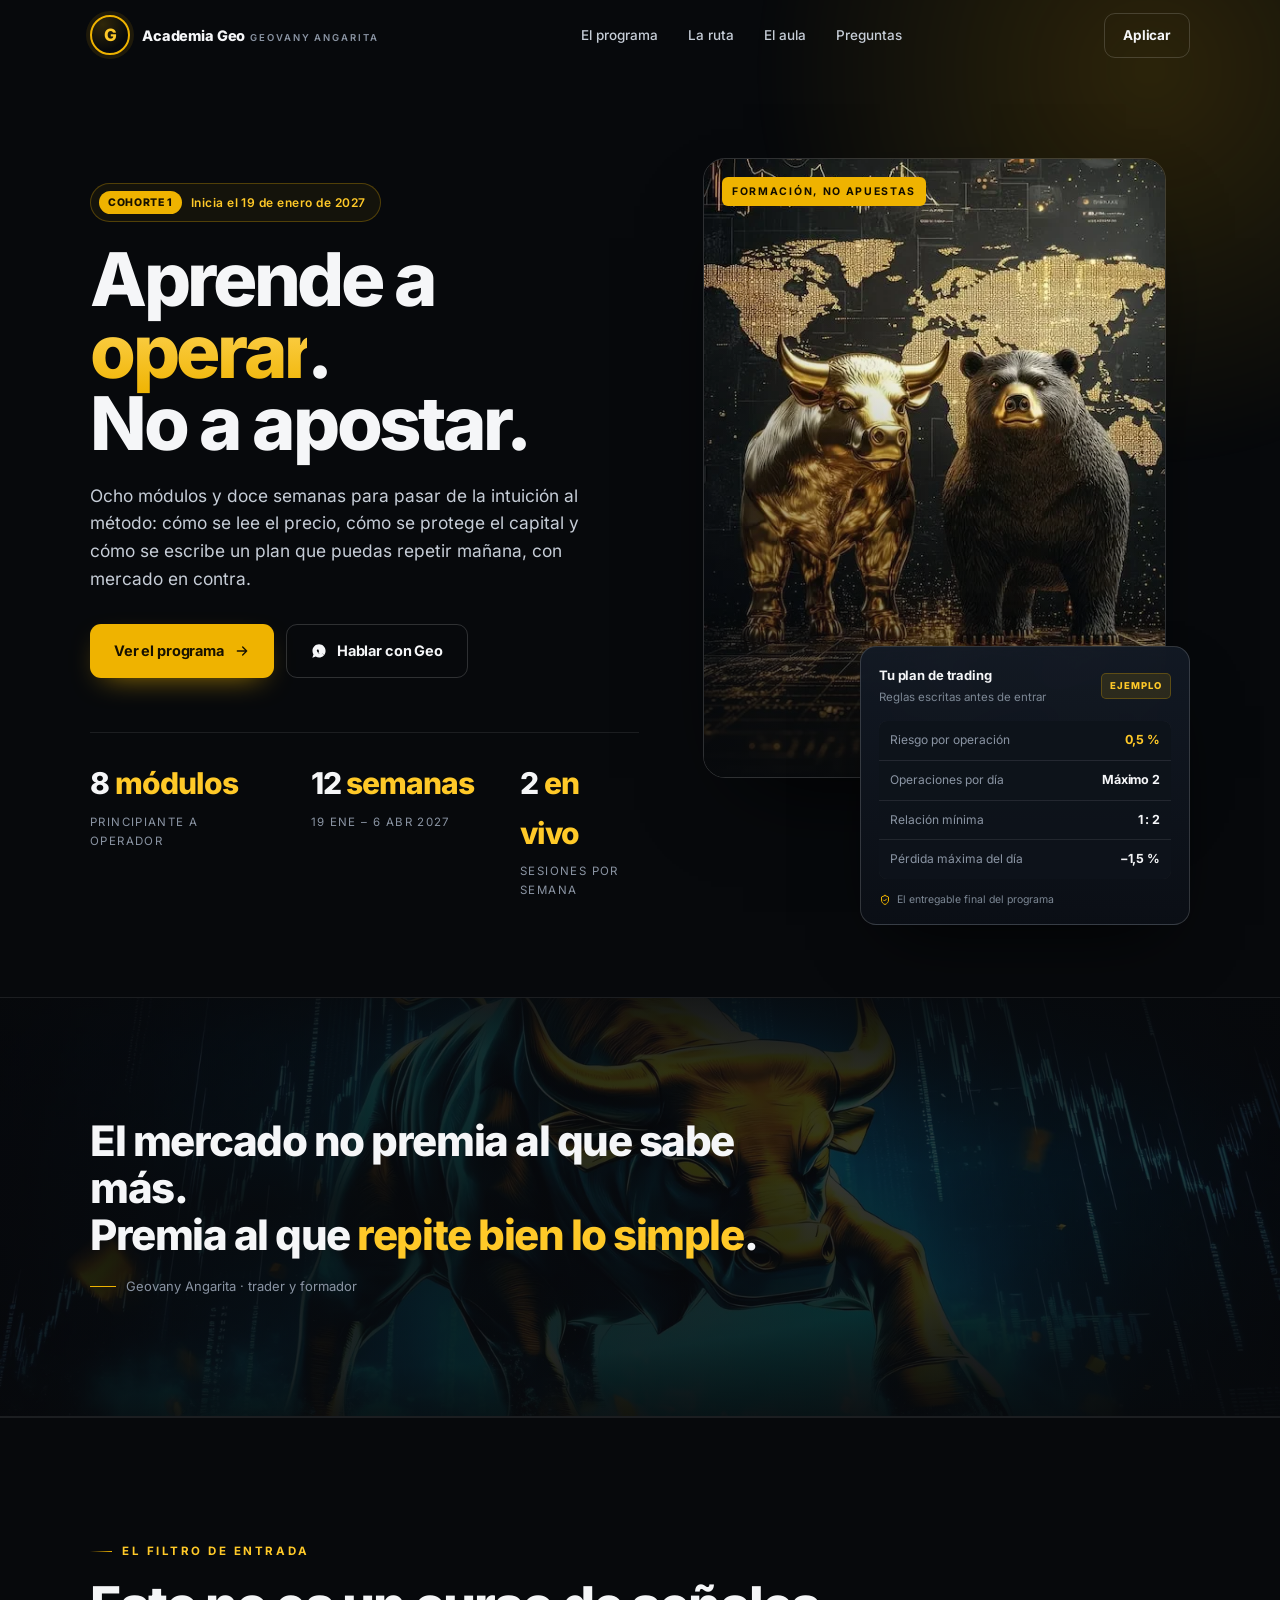
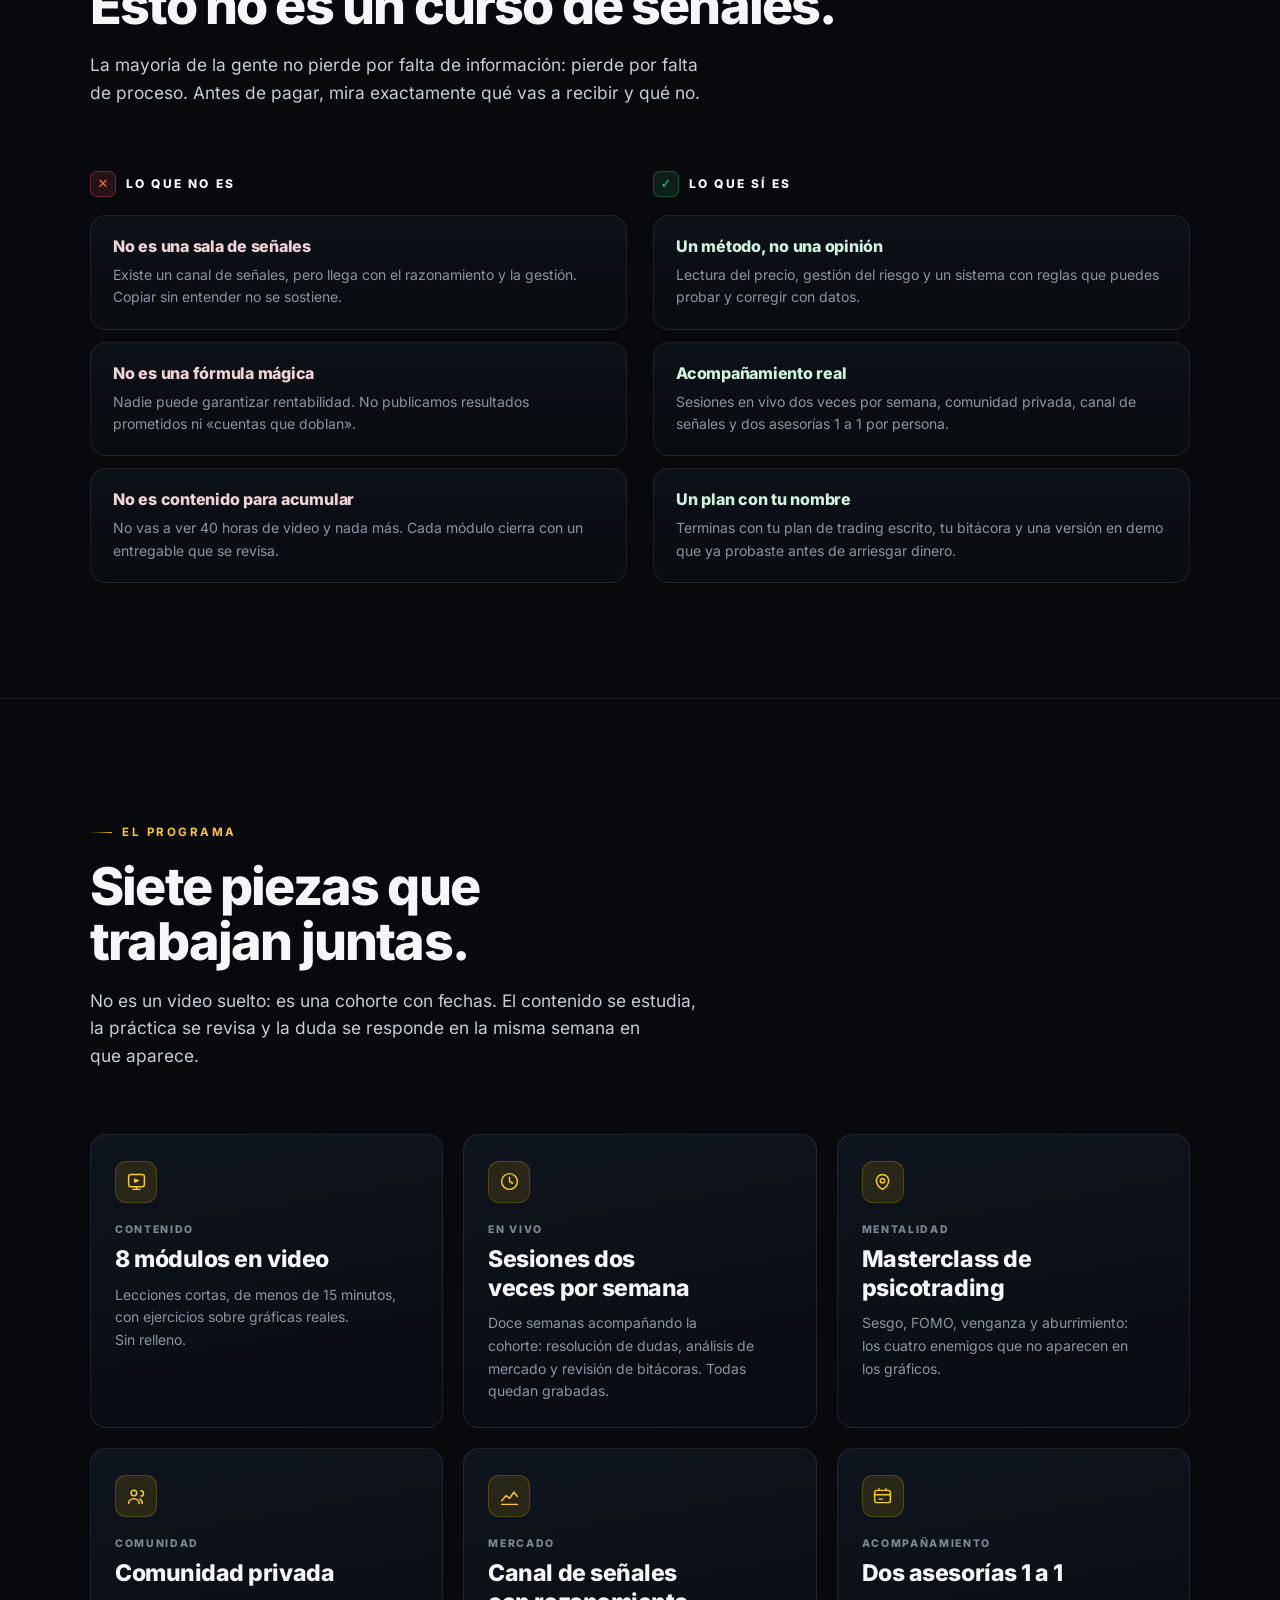
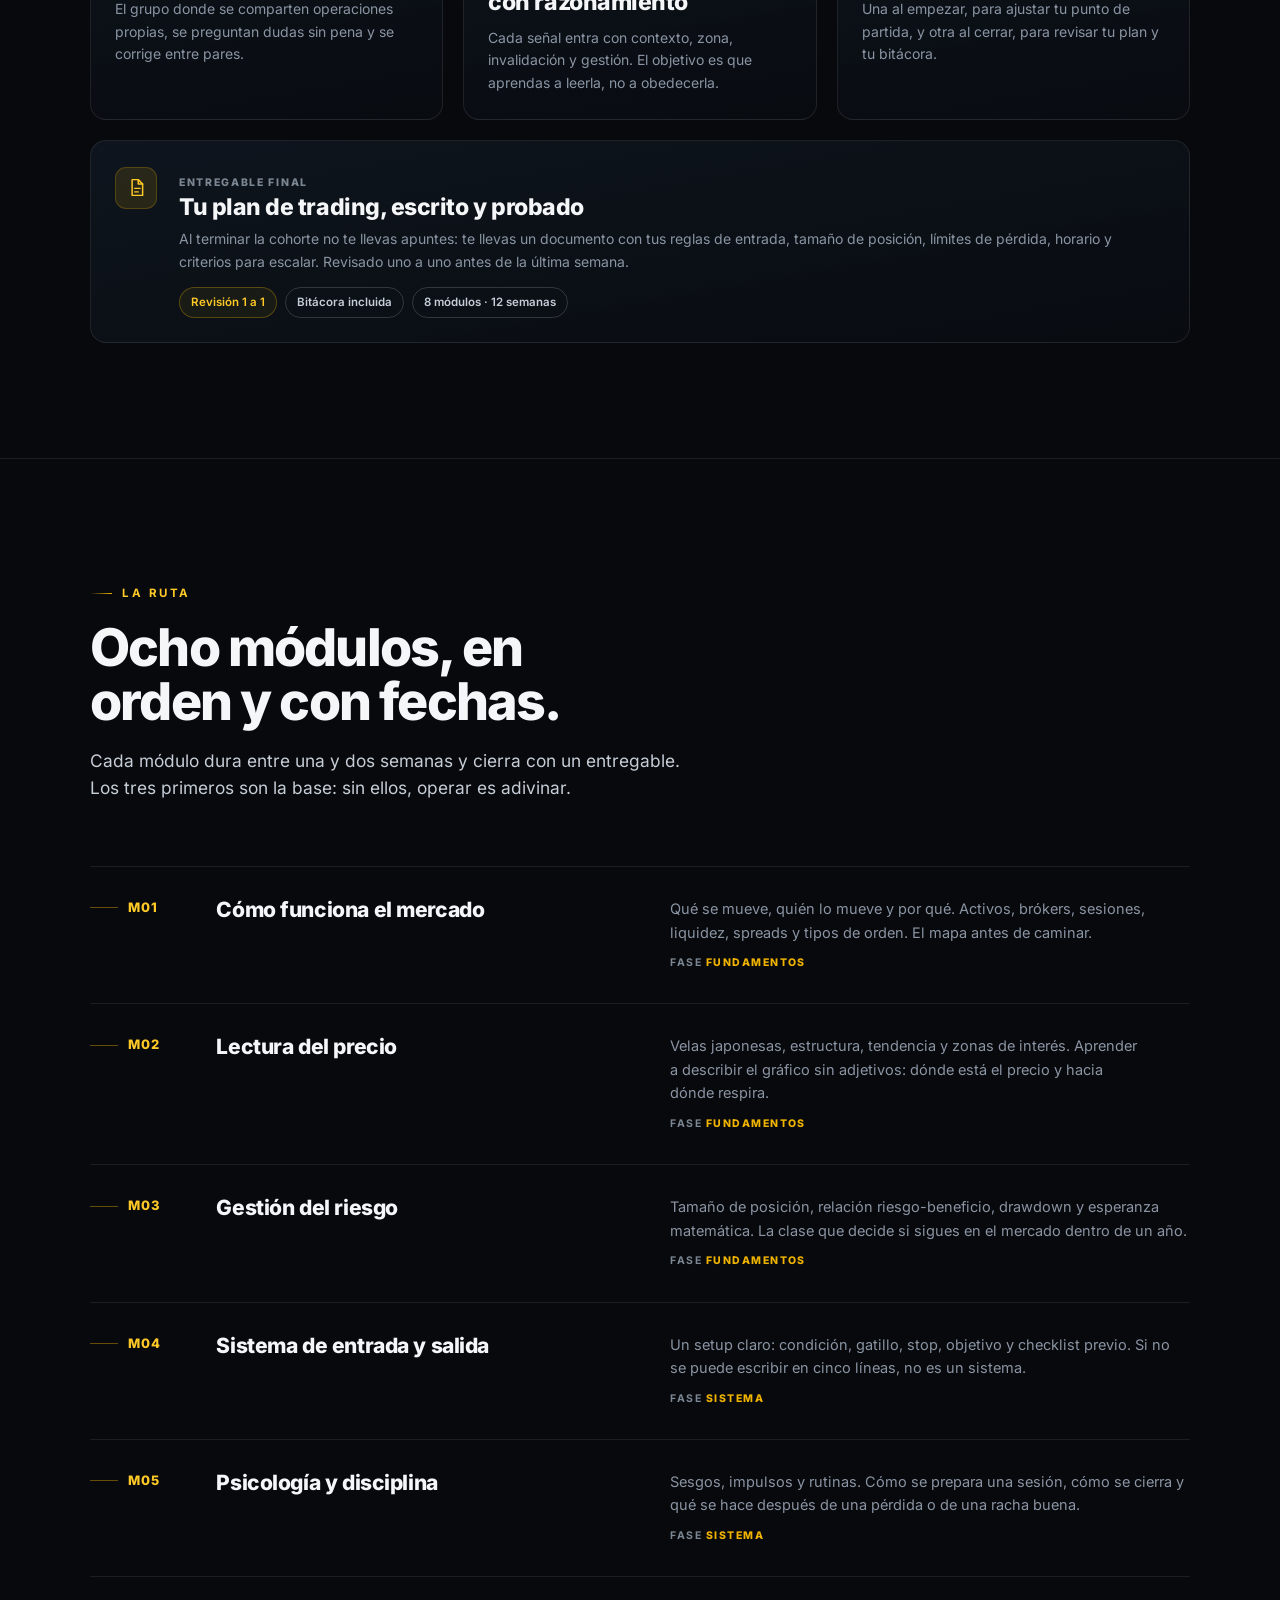
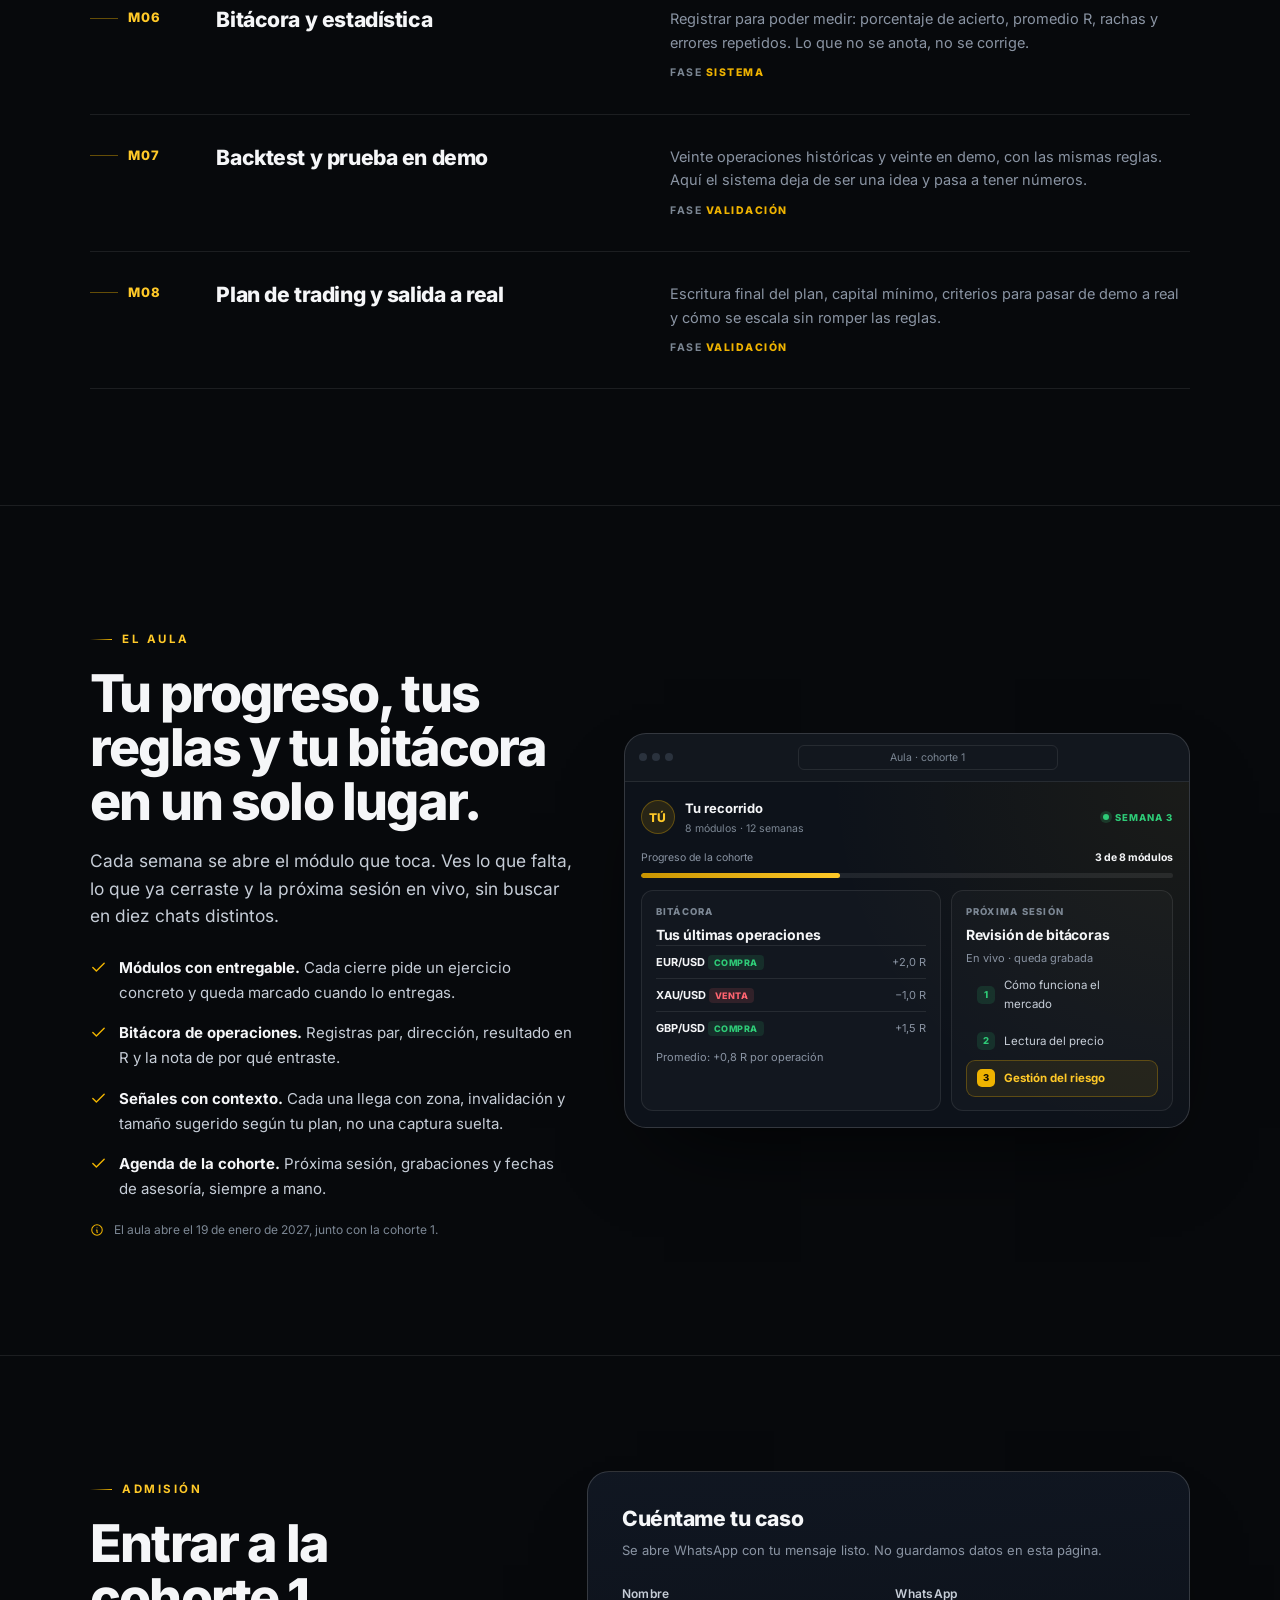
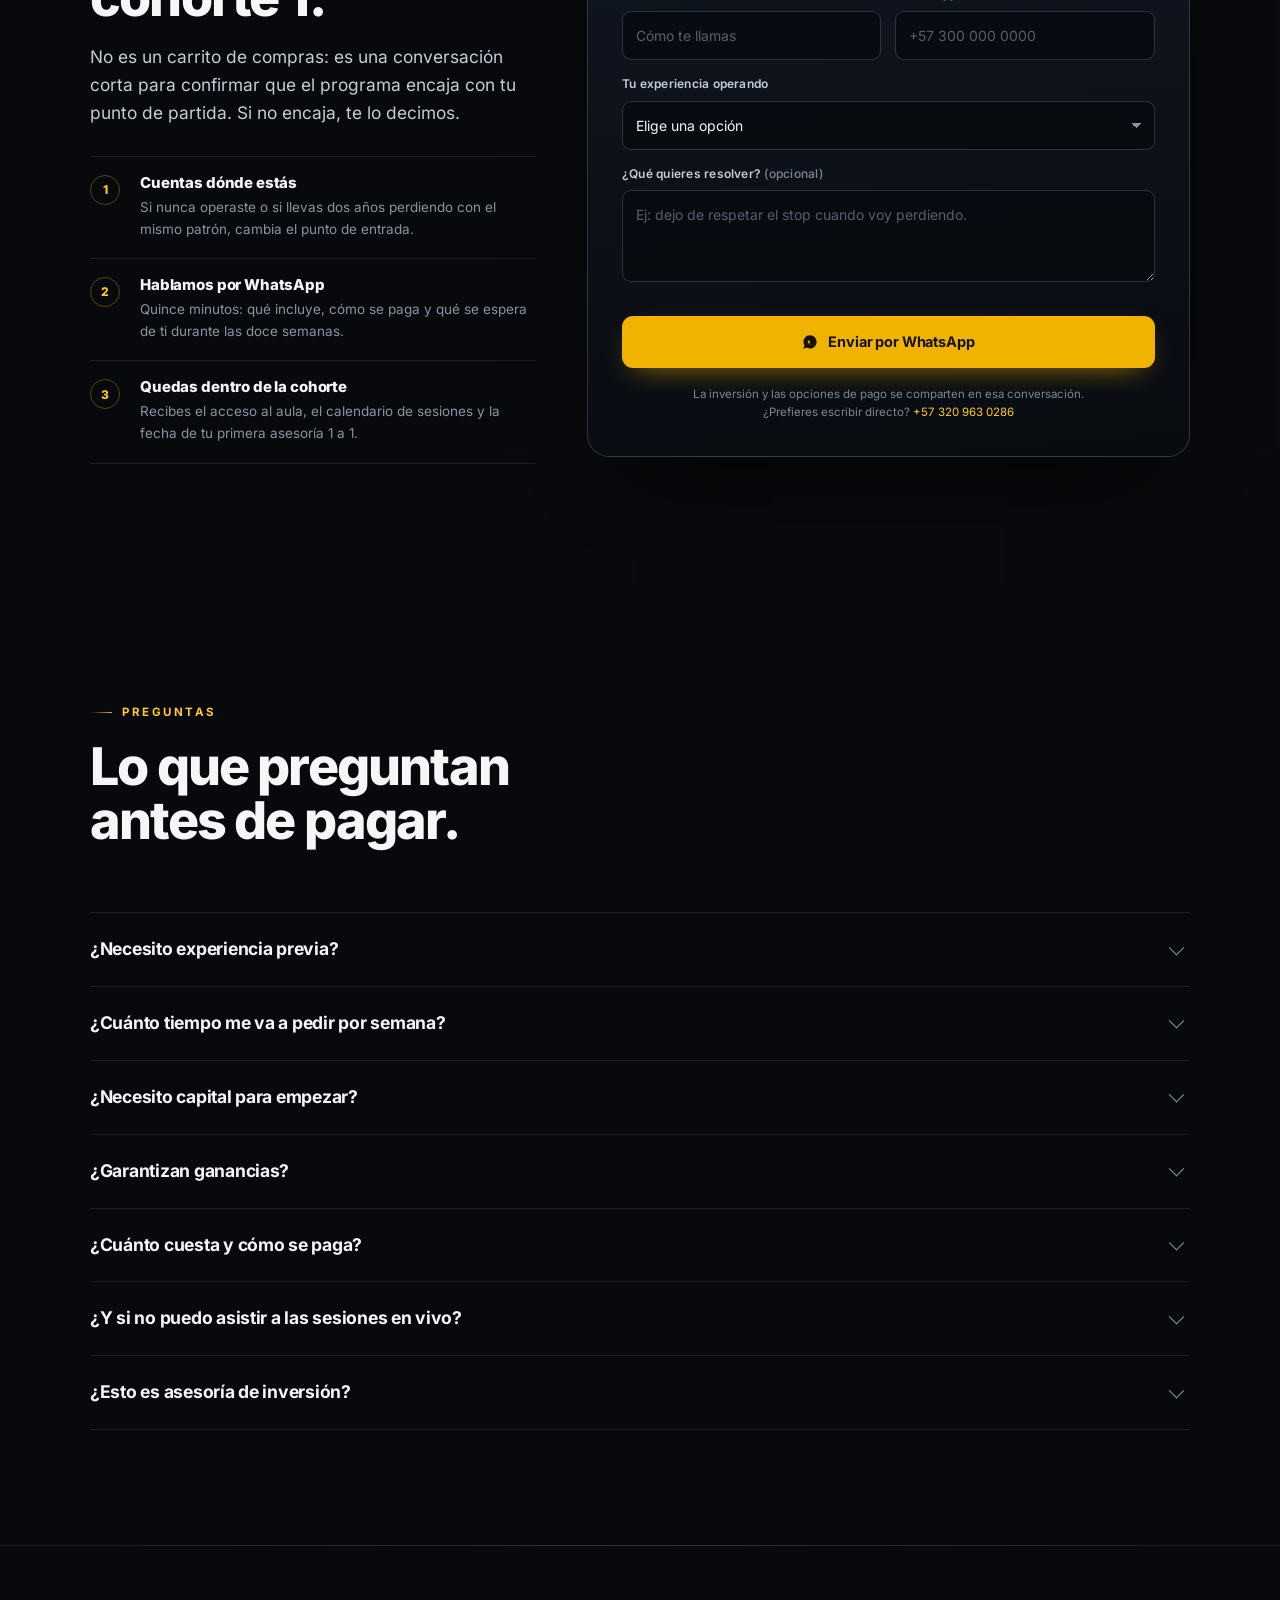
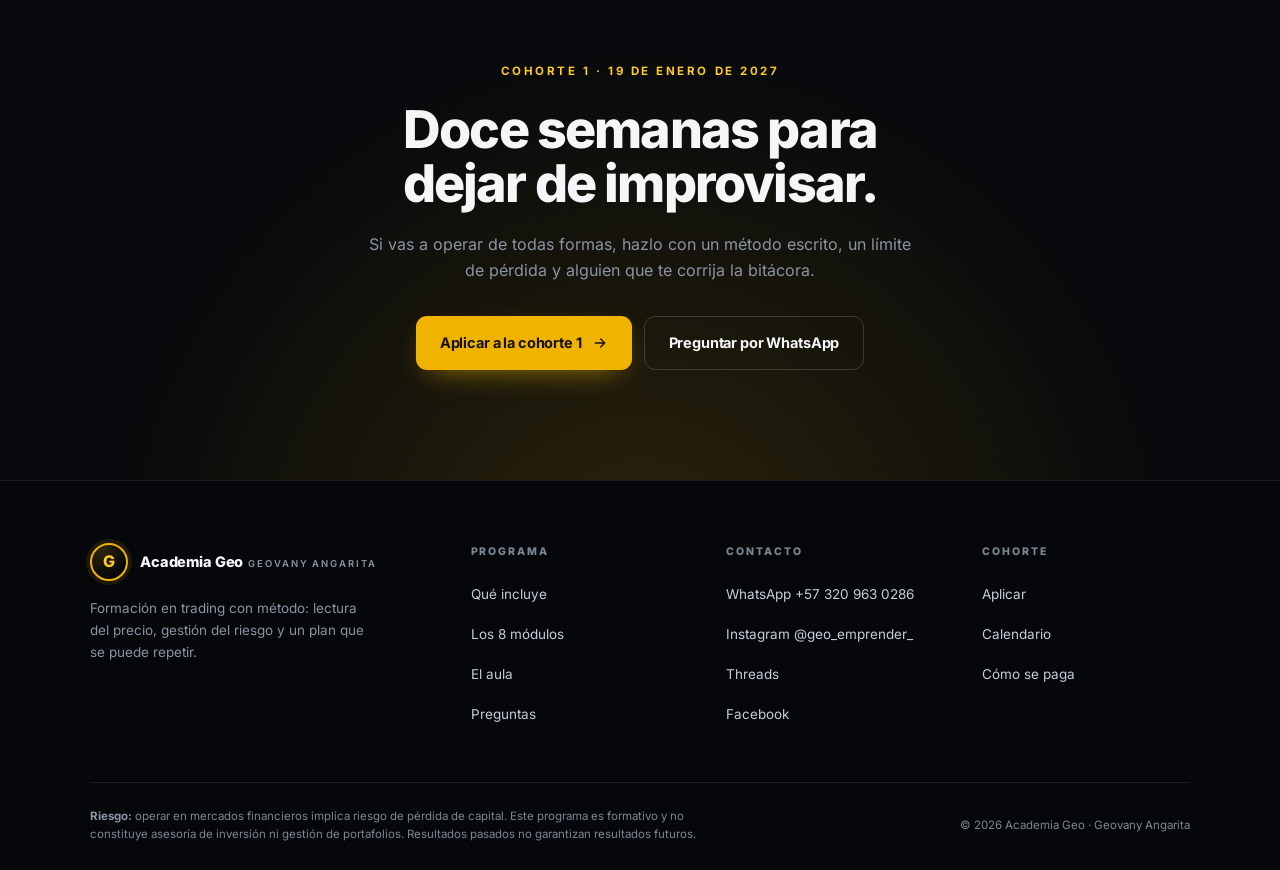
<file: index.html>
<!DOCTYPE html>
<html lang="es">
<head>
<meta charset="utf-8">
<meta name="viewport" content="width=device-width, initial-scale=1">
<title>Academia Geo · Aprende a operar, no a apostar</title>
<meta name="description" content="Programa de formación en trading de Geovany Angarita: 8 módulos, 12 semanas, sesiones en vivo, canal de señales con razonamiento, asesorías 1 a 1 y tu plan de trading. Cohorte 1 inicia el 19 de enero de 2027.">
<meta name="theme-color" content="#07090C">
<link rel="canonical" href="https://geoemprender.biolnk.si/">

<meta property="og:type" content="website">
<meta property="og:locale" content="es_CO">
<meta property="og:site_name" content="Academia Geo">
<meta property="og:title" content="Academia Geo · Aprende a operar, no a apostar">
<meta property="og:description" content="8 módulos, 12 semanas y un plan de trading propio. Cohorte 1 inicia el 19 de enero de 2027.">
<meta property="og:url" content="https://geoemprender.biolnk.si/">
<meta property="og:image" content="https://geoemprender.biolnk.si/og.png">
<meta property="og:image:width" content="1200">
<meta property="og:image:height" content="630">
<meta name="twitter:card" content="summary_large_image">
<meta name="twitter:title" content="Academia Geo · Aprende a operar, no a apostar">
<meta name="twitter:description" content="8 módulos, 12 semanas y un plan de trading propio. Cohorte 1 inicia el 19 de enero de 2027.">
<meta name="twitter:image" content="https://geoemprender.biolnk.si/og.png">

<link rel="icon" href="favicon.ico" sizes="16x16 32x32 48x48">
<link rel="icon" href="favicon-48.png" sizes="48x48" type="image/png">
<link rel="icon" href="favicon-32.png" sizes="32x32" type="image/png">
<link rel="apple-touch-icon" href="apple-touch-icon.png">
<link rel="manifest" href="site.webmanifest">
<link rel="preload" href="assets/fonts/inter-latin.woff2" as="font" type="font/woff2" crossorigin>
<link rel="stylesheet" href="assets/css/site.css">

<script type="application/ld+json">
{
  "@context": "https://schema.org",
  "@type": "Course",
  "name": "Academia Geo · Programa de formación en trading",
  "description": "Programa de 8 módulos y 12 semanas para pasar de principiante a operador con método: lectura del precio, gestión del riesgo, sistema propio, bitácora y plan de trading.",
  "inLanguage": "es",
  "url": "https://geoemprender.biolnk.si/",
  "provider": {
    "@type": "Person",
    "name": "Geovany Angarita",
    "url": "https://www.instagram.com/geo_emprender_/"
  },
  "hasCourseInstance": {
    "@type": "CourseInstance",
    "courseMode": "online",
    "startDate": "2027-01-19",
    "endDate": "2027-04-06",
    "courseWorkload": "PT5H"
  }
}
</script>
</head>
<body>

<a class="skip" href="#main">Saltar al contenido</a>

<!-- ============ NAV ============ -->
<header class="nav" id="nav">
  <div class="wrap">
    <a class="brand" href="#top" aria-label="Academia Geo, inicio">
      <span class="mark" aria-hidden="true">G</span>
      <span class="txt">
        <span class="name">Academia Geo</span>
        <span class="sub">Geovany Angarita</span>
      </span>
    </a>

    <nav class="nav-links" aria-label="Secciones">
      <a href="#programa">El programa</a>
      <a href="#ruta">La ruta</a>
      <a href="#aula">El aula</a>
      <a href="#preguntas">Preguntas</a>
    </nav>

    <div class="nav-cta">
      <a class="btn btn-ghost btn-sm" href="#aplicar">Aplicar</a>
      <button class="nav-toggle" id="navToggle" aria-expanded="false" aria-controls="mobileMenu" aria-label="Abrir menú">
        <span></span>
      </button>
    </div>
  </div>
</header>

<div class="mobile-menu" id="mobileMenu">
  <a href="#programa">El programa</a>
  <a href="#ruta">La ruta</a>
  <a href="#aula">El aula</a>
  <a href="#preguntas">Preguntas</a>
  <a class="btn btn-gold" href="#aplicar">Aplicar a la cohorte 1</a>
</div>

<main id="main">

<!-- ============ HERO ============ -->
<section class="hero" id="top">
  <div class="wrap hero-grid">
    <div class="hero-copy">
      <span class="chip"><b>Cohorte 1</b> Inicia el 19 de enero de 2027</span>

      <h1>Aprende a <em>operar</em>.<br>No a apostar.</h1>

      <p class="lead">
        Ocho módulos y doce semanas para pasar de la intuición al método: cómo se lee el precio,
        cómo se protege el capital y cómo se escribe un plan que puedas repetir mañana, con mercado en contra.
      </p>

      <div class="hero-cta">
        <a class="btn btn-gold" href="#programa">
          Ver el programa
          <svg viewBox="0 0 24 24" fill="none" stroke="currentColor" stroke-width="2" stroke-linecap="round" stroke-linejoin="round" aria-hidden="true"><path d="M5 12h14M13 6l6 6-6 6"/></svg>
        </a>
        <a class="btn btn-ghost" href="https://wa.me/573209630286?text=Hola%20Geo%2C%20quiero%20informaci%C3%B3n%20de%20la%20cohorte%201%20de%20la%20academia." target="_blank" rel="noopener">
          <svg viewBox="0 0 24 24" fill="currentColor" aria-hidden="true"><path d="M12.04 2C6.6 2 2.2 6.4 2.2 11.84c0 1.94.56 3.74 1.52 5.26L2 22l5.06-1.66a9.8 9.8 0 0 0 4.98 1.36c5.44 0 9.84-4.4 9.84-9.84S17.48 2 12.04 2Zm5.72 13.9c-.24.68-1.4 1.3-1.94 1.36-.54.06-1.02.1-1.9-.24-.88-.34-2.4-1.1-3.7-2.72-1.14-1.42-1.42-2.44-1.5-2.9-.08-.46.14-1.02.4-1.32.26-.3.58-.36.78-.36.2 0 .4.02.58.02.18 0 .44-.06.66.5.24.6.78 1.9.84 2.04.06.14.1.3.02.48-.08.18-.16.3-.3.46-.14.16-.3.36-.42.48-.14.14-.28.3-.12.58.16.28.72 1.18 1.54 1.9 1.06.94 1.94 1.24 2.22 1.38.28.14.44.12.6-.08.16-.2.7-.82.88-1.1.18-.28.36-.24.6-.14.24.1 1.52.72 1.78.86.26.14.44.2.5.32.06.12.06.68-.18 1.36Z"/></svg>
          Hablar con Geo
        </a>
      </div>

      <div class="hero-stats">
        <div class="stat"><div class="n">8 <span>módulos</span></div><div class="l">Principiante a operador</div></div>
        <div class="stat"><div class="n">12 <span>semanas</span></div><div class="l">19 ene – 6 abr 2027</div></div>
        <div class="stat"><div class="n">2 <span>en vivo</span></div><div class="l">Sesiones por semana</div></div>
      </div>
    </div>

    <div class="hero-visual">
      <figure class="hero-photo">
        <img src="assets/img/hero-toro-oso.webp" width="493" height="740" alt="Escultura dorada de toro y oso frente a una gráfica de mercado" fetchpriority="high" decoding="async">
        <span class="tag">Formación, no apuestas</span>
      </figure>

      <div class="plan-card" aria-label="Ejemplo de plan de trading">
        <div class="pc-head">
          <div>
            <div class="pc-title">Tu plan de trading</div>
            <div class="pc-sub">Reglas escritas antes de entrar</div>
          </div>
          <span class="pc-badge">Ejemplo</span>
        </div>
        <dl class="pc-rows">
          <div class="pc-row"><dt>Riesgo por operación</dt><dd class="gold">0,5 %</dd></div>
          <div class="pc-row"><dt>Operaciones por día</dt><dd>Máximo 2</dd></div>
          <div class="pc-row"><dt>Relación mínima</dt><dd>1 : 2</dd></div>
          <div class="pc-row"><dt>Pérdida máxima del día</dt><dd>−1,5 %</dd></div>
        </dl>
        <p class="pc-foot">
          <svg viewBox="0 0 24 24" fill="none" stroke="currentColor" stroke-width="2" stroke-linecap="round" stroke-linejoin="round" aria-hidden="true"><path d="M12 3l7 3v6c0 4.4-3 7.6-7 9-4-1.4-7-4.6-7-9V6l7-3Z"/><path d="M9 12l2 2 4-4"/></svg>
          El entregable final del programa
        </p>
      </div>
    </div>
  </div>
</section>

<!-- ============ BANDA ============ -->
<section class="band" aria-label="Frase de Geovany Angarita">
  <img src="assets/img/banda-oro.webp" alt="" loading="lazy" decoding="async">
  <div class="wrap">
    <figure class="quote">
      <blockquote>El mercado no premia al que sabe más.<br>Premia al que <em>repite bien lo simple</em>.</blockquote>
      <figcaption>Geovany Angarita · trader y formador</figcaption>
    </figure>
  </div>
</section>

<!-- ============ NO ES / SÍ ES ============ -->
<section class="sec bordered" id="no-es">
  <div class="wrap">
    <div class="sec-head">
      <span class="eyebrow">El filtro de entrada</span>
      <h2>Esto no es un curso de señales.</h2>
      <p class="lead">
        La mayoría de la gente no pierde por falta de información: pierde por falta de proceso.
        Antes de pagar, mira exactamente qué vas a recibir y qué no.
      </p>
    </div>

    <div class="split">
      <div>
        <div class="col-head">
          <span class="badge no" aria-hidden="true">✕</span>
          <span class="t">Lo que no es</span>
        </div>
        <div class="stack">
          <div class="note is-no">
            <h3>No es una sala de señales</h3>
            <p>Existe un canal de señales, pero llega con el razonamiento y la gestión. Copiar sin entender no se sostiene.</p>
          </div>
          <div class="note is-no">
            <h3>No es una fórmula mágica</h3>
            <p>Nadie puede garantizar rentabilidad. No publicamos resultados prometidos ni «cuentas que doblan».</p>
          </div>
          <div class="note is-no">
            <h3>No es contenido para acumular</h3>
            <p>No vas a ver 40 horas de video y nada más. Cada módulo cierra con un entregable que se revisa.</p>
          </div>
        </div>
      </div>

      <div>
        <div class="col-head">
          <span class="badge yes" aria-hidden="true">✓</span>
          <span class="t">Lo que sí es</span>
        </div>
        <div class="stack">
          <div class="note is-yes">
            <h3>Un método, no una opinión</h3>
            <p>Lectura del precio, gestión del riesgo y un sistema con reglas que puedes probar y corregir con datos.</p>
          </div>
          <div class="note is-yes">
            <h3>Acompañamiento real</h3>
            <p>Sesiones en vivo dos veces por semana, comunidad privada, canal de señales y dos asesorías 1 a 1 por persona.</p>
          </div>
          <div class="note is-yes">
            <h3>Un plan con tu nombre</h3>
            <p>Terminas con tu plan de trading escrito, tu bitácora y una versión en demo que ya probaste antes de arriesgar dinero.</p>
          </div>
        </div>
      </div>
    </div>
  </div>
</section>

<!-- ============ PROGRAMA ============ -->
<section class="sec bordered" id="programa">
  <div class="wrap">
    <div class="sec-head">
      <span class="eyebrow">El programa</span>
      <h2>Siete piezas que trabajan juntas.</h2>
      <p class="lead">
        No es un video suelto: es una cohorte con fechas. El contenido se estudia,
        la práctica se revisa y la duda se responde en la misma semana en que aparece.
      </p>
    </div>

    <div class="pieces">
      <article class="piece">
        <div class="ico" aria-hidden="true"><svg viewBox="0 0 24 24" fill="none" stroke="currentColor" stroke-width="1.7" stroke-linecap="round" stroke-linejoin="round"><rect x="3" y="4" width="18" height="14" rx="2.5"/><path d="M8 21h8M12 18v3M10 9.5v3l4-1.5-4-1.5Z"/></svg></div>
        <span class="kicker">Contenido</span>
        <h3>8 módulos en video</h3>
        <p>Lecciones cortas, de menos de 15 minutos, con ejercicios sobre gráficas reales. Sin relleno.</p>
      </article>

      <article class="piece">
        <div class="ico" aria-hidden="true"><svg viewBox="0 0 24 24" fill="none" stroke="currentColor" stroke-width="1.7" stroke-linecap="round" stroke-linejoin="round"><circle cx="12" cy="12" r="9"/><path d="M12 7v5l3.5 2"/></svg></div>
        <span class="kicker">En vivo</span>
        <h3>Sesiones dos veces por semana</h3>
        <p>Doce semanas acompañando la cohorte: resolución de dudas, análisis de mercado y revisión de bitácoras. Todas quedan grabadas.</p>
      </article>

      <article class="piece">
        <div class="ico" aria-hidden="true"><svg viewBox="0 0 24 24" fill="none" stroke="currentColor" stroke-width="1.7" stroke-linecap="round" stroke-linejoin="round"><path d="M12 21s-7-4.4-7-10a7 7 0 0 1 14 0c0 5.6-7 10-7 10Z"/><circle cx="12" cy="11" r="2.5"/></svg></div>
        <span class="kicker">Mentalidad</span>
        <h3>Masterclass de psicotrading</h3>
        <p>Sesgo, FOMO, venganza y aburrimiento: los cuatro enemigos que no aparecen en los gráficos.</p>
      </article>

      <article class="piece">
        <div class="ico" aria-hidden="true"><svg viewBox="0 0 24 24" fill="none" stroke="currentColor" stroke-width="1.7" stroke-linecap="round" stroke-linejoin="round"><circle cx="9" cy="8" r="3.2"/><path d="M3 20c0-3.3 2.7-5.5 6-5.5s6 2.2 6 5.5"/><path d="M17 11.5a3 3 0 1 0 0-6M18.5 20c0-2.6-1-4.2-2.7-5"/></svg></div>
        <span class="kicker">Comunidad</span>
        <h3>Comunidad privada</h3>
        <p>El grupo donde se comparten operaciones propias, se preguntan dudas sin pena y se corrige entre pares.</p>
      </article>

      <article class="piece">
        <div class="ico" aria-hidden="true"><svg viewBox="0 0 24 24" fill="none" stroke="currentColor" stroke-width="1.7" stroke-linecap="round" stroke-linejoin="round"><path d="M3 17l5-6 4 3 5-7 4 5"/><path d="M3 21h18"/></svg></div>
        <span class="kicker">Mercado</span>
        <h3>Canal de señales con razonamiento</h3>
        <p>Cada señal entra con contexto, zona, invalidación y gestión. El objetivo es que aprendas a leerla, no a obedecerla.</p>
      </article>

      <article class="piece">
        <div class="ico" aria-hidden="true"><svg viewBox="0 0 24 24" fill="none" stroke="currentColor" stroke-width="1.7" stroke-linecap="round" stroke-linejoin="round"><rect x="3" y="5" width="18" height="14" rx="2.5"/><path d="M8 5V3M16 5V3M3 10h18M8 15h4"/></svg></div>
        <span class="kicker">Acompañamiento</span>
        <h3>Dos asesorías 1 a 1</h3>
        <p>Una al empezar, para ajustar tu punto de partida, y otra al cerrar, para revisar tu plan y tu bitácora.</p>
      </article>

      <article class="piece wide">
        <div class="ico" aria-hidden="true"><svg viewBox="0 0 24 24" fill="none" stroke="currentColor" stroke-width="1.7" stroke-linecap="round" stroke-linejoin="round"><path d="M7 3h7l5 5v13H7z"/><path d="M14 3v5h5"/><path d="M10 13h6M10 17h4"/></svg></div>
        <div>
          <span class="kicker">Entregable final</span>
          <h3>Tu plan de trading, escrito y probado</h3>
          <p>
            Al terminar la cohorte no te llevas apuntes: te llevas un documento con tus reglas de entrada,
            tamaño de posición, límites de pérdida, horario y criterios para escalar. Revisado uno a uno antes de la última semana.
          </p>
          <div class="meta">
            <span class="pill gold">Revisión 1 a 1</span>
            <span class="pill">Bitácora incluida</span>
            <span class="pill">8 módulos · 12 semanas</span>
          </div>
        </div>
      </article>
    </div>
  </div>
</section>

<!-- ============ RUTA ============ -->
<section class="sec bordered" id="ruta">
  <div class="wrap">
    <div class="sec-head">
      <span class="eyebrow">La ruta</span>
      <h2>Ocho módulos, en orden y con fechas.</h2>
      <p class="lead">
        Cada módulo dura entre una y dos semanas y cierra con un entregable.
        Los tres primeros son la base: sin ellos, operar es adivinar.
      </p>
    </div>

    <div class="route">
      <article class="route-row">
        <div class="route-num"><i></i>M01</div>
        <div><h3>Cómo funciona el mercado</h3></div>
        <div>
          <p>Qué se mueve, quién lo mueve y por qué. Activos, brókers, sesiones, liquidez, spreads y tipos de orden. El mapa antes de caminar.</p>
          <span class="route-phase">Fase <b>Fundamentos</b></span>
        </div>
      </article>

      <article class="route-row">
        <div class="route-num"><i></i>M02</div>
        <div><h3>Lectura del precio</h3></div>
        <div>
          <p>Velas japonesas, estructura, tendencia y zonas de interés. Aprender a describir el gráfico sin adjetivos: dónde está el precio y hacia dónde respira.</p>
          <span class="route-phase">Fase <b>Fundamentos</b></span>
        </div>
      </article>

      <article class="route-row">
        <div class="route-num"><i></i>M03</div>
        <div><h3>Gestión del riesgo</h3></div>
        <div>
          <p>Tamaño de posición, relación riesgo-beneficio, drawdown y esperanza matemática. La clase que decide si sigues en el mercado dentro de un año.</p>
          <span class="route-phase">Fase <b>Fundamentos</b></span>
        </div>
      </article>

      <article class="route-row">
        <div class="route-num"><i></i>M04</div>
        <div><h3>Sistema de entrada y salida</h3></div>
        <div>
          <p>Un setup claro: condición, gatillo, stop, objetivo y checklist previo. Si no se puede escribir en cinco líneas, no es un sistema.</p>
          <span class="route-phase">Fase <b>Sistema</b></span>
        </div>
      </article>

      <article class="route-row">
        <div class="route-num"><i></i>M05</div>
        <div><h3>Psicología y disciplina</h3></div>
        <div>
          <p>Sesgos, impulsos y rutinas. Cómo se prepara una sesión, cómo se cierra y qué se hace después de una pérdida o de una racha buena.</p>
          <span class="route-phase">Fase <b>Sistema</b></span>
        </div>
      </article>

      <article class="route-row">
        <div class="route-num"><i></i>M06</div>
        <div><h3>Bitácora y estadística</h3></div>
        <div>
          <p>Registrar para poder medir: porcentaje de acierto, promedio R, rachas y errores repetidos. Lo que no se anota, no se corrige.</p>
          <span class="route-phase">Fase <b>Sistema</b></span>
        </div>
      </article>

      <article class="route-row">
        <div class="route-num"><i></i>M07</div>
        <div><h3>Backtest y prueba en demo</h3></div>
        <div>
          <p>Veinte operaciones históricas y veinte en demo, con las mismas reglas. Aquí el sistema deja de ser una idea y pasa a tener números.</p>
          <span class="route-phase">Fase <b>Validación</b></span>
        </div>
      </article>

      <article class="route-row">
        <div class="route-num"><i></i>M08</div>
        <div><h3>Plan de trading y salida a real</h3></div>
        <div>
          <p>Escritura final del plan, capital mínimo, criterios para pasar de demo a real y cómo se escala sin romper las reglas.</p>
          <span class="route-phase">Fase <b>Validación</b></span>
        </div>
      </article>
    </div>
  </div>
</section>

<!-- ============ AULA ============ -->
<section class="sec bordered" id="aula">
  <div class="wrap aula-grid">
    <div>
      <span class="eyebrow">El aula</span>
      <h2 style="margin-top:18px">Tu progreso, tus reglas y tu bitácora en un solo lugar.</h2>
      <p class="lead" style="margin-top:18px">
        Cada semana se abre el módulo que toca. Ves lo que falta, lo que ya cerraste y la próxima sesión en vivo,
        sin buscar en diez chats distintos.
      </p>

      <ul class="aula-list">
        <li>
          <svg viewBox="0 0 24 24" fill="none" stroke="currentColor" stroke-width="2" stroke-linecap="round" stroke-linejoin="round" aria-hidden="true"><path d="M20 6 9 17l-5-5"/></svg>
          <span><b>Módulos con entregable.</b> Cada cierre pide un ejercicio concreto y queda marcado cuando lo entregas.</span>
        </li>
        <li>
          <svg viewBox="0 0 24 24" fill="none" stroke="currentColor" stroke-width="2" stroke-linecap="round" stroke-linejoin="round" aria-hidden="true"><path d="M20 6 9 17l-5-5"/></svg>
          <span><b>Bitácora de operaciones.</b> Registras par, dirección, resultado en R y la nota de por qué entraste.</span>
        </li>
        <li>
          <svg viewBox="0 0 24 24" fill="none" stroke="currentColor" stroke-width="2" stroke-linecap="round" stroke-linejoin="round" aria-hidden="true"><path d="M20 6 9 17l-5-5"/></svg>
          <span><b>Señales con contexto.</b> Cada una llega con zona, invalidación y tamaño sugerido según tu plan, no una captura suelta.</span>
        </li>
        <li>
          <svg viewBox="0 0 24 24" fill="none" stroke="currentColor" stroke-width="2" stroke-linecap="round" stroke-linejoin="round" aria-hidden="true"><path d="M20 6 9 17l-5-5"/></svg>
          <span><b>Agenda de la cohorte.</b> Próxima sesión, grabaciones y fechas de asesoría, siempre a mano.</span>
        </li>
      </ul>

      <p class="demo-note">
        <svg viewBox="0 0 24 24" fill="none" stroke="currentColor" stroke-width="1.8" stroke-linecap="round" stroke-linejoin="round" aria-hidden="true"><circle cx="12" cy="12" r="9"/><path d="M12 8h.01M11 12h1v4h1"/></svg>
        El aula abre el 19 de enero de 2027, junto con la cohorte 1.
      </p>
    </div>

    <div>
      <div class="app-frame">
        <div class="app-bar">
          <span class="dots" aria-hidden="true"><i></i><i></i><i></i></span>
          <span class="url">Aula · cohorte 1</span>
        </div>
        <div class="app-body">
          <div class="app-hello">
            <div class="who">
              <span class="avatar" aria-hidden="true">TÚ</span>
              <div>
                <div class="nm">Tu recorrido</div>
                <div class="st">8 módulos · 12 semanas</div>
              </div>
            </div>
            <span class="live-dot">Semana 3</span>
          </div>

          <div class="app-progress">
            <div class="lbl"><span>Progreso de la cohorte</span><b>3 de 8 módulos</b></div>
            <div class="track"><i style="width:37.5%"></i></div>
          </div>

          <div class="app-cards">
            <div class="app-card">
              <div class="k">Bitácora</div>
              <div class="big">Tus últimas operaciones</div>
              <div class="row"><span class="pair">EUR/USD <span class="tag-side long">COMPRA</span></span><span class="num">+2,0 R</span></div>
              <div class="row"><span class="pair">XAU/USD <span class="tag-side short">VENTA</span></span><span class="num">−1,0 R</span></div>
              <div class="row"><span class="pair">GBP/USD <span class="tag-side long">COMPRA</span></span><span class="num">+1,5 R</span></div>
              <div class="sm">Promedio: +0,8 R por operación</div>
            </div>

            <div class="app-card">
              <div class="k">Próxima sesión</div>
              <div class="big">Revisión de bitácoras</div>
              <div class="sm">En vivo · queda grabada</div>
              <div class="app-mod done"><span class="n">1</span> Cómo funciona el mercado</div>
              <div class="app-mod done"><span class="n">2</span> Lectura del precio</div>
              <div class="app-mod now"><span class="n">3</span> Gestión del riesgo</div>
            </div>
          </div>
        </div>
      </div>
    </div>
  </div>
</section>

<!-- ============ APLICAR ============ -->
<section class="sec bordered" id="aplicar">
  <div class="wrap apply-grid">
    <div>
      <span class="eyebrow">Admisión</span>
      <h2 style="margin-top:18px">Entrar a la cohorte 1.</h2>
      <p class="lead" style="margin-top:18px">
        No es un carrito de compras: es una conversación corta para confirmar que el programa
        encaja con tu punto de partida. Si no encaja, te lo decimos.
      </p>

      <div class="steps">
        <div class="step">
          <span class="s-n">1</span>
          <div>
            <h4>Cuentas dónde estás</h4>
            <p>Si nunca operaste o si llevas dos años perdiendo con el mismo patrón, cambia el punto de entrada.</p>
          </div>
        </div>
        <div class="step">
          <span class="s-n">2</span>
          <div>
            <h4>Hablamos por WhatsApp</h4>
            <p>Quince minutos: qué incluye, cómo se paga y qué se espera de ti durante las doce semanas.</p>
          </div>
        </div>
        <div class="step">
          <span class="s-n">3</span>
          <div>
            <h4>Quedas dentro de la cohorte</h4>
            <p>Recibes el acceso al aula, el calendario de sesiones y la fecha de tu primera asesoría 1 a 1.</p>
          </div>
        </div>
      </div>
    </div>

    <div class="form-card">
      <h3>Cuéntame tu caso</h3>
      <p class="hint">Se abre WhatsApp con tu mensaje listo. No guardamos datos en esta página.</p>

      <form class="form" id="applyForm" novalidate>
        <div class="f-row">
          <div class="field">
            <label for="f-name">Nombre</label>
            <input id="f-name" name="nombre" type="text" placeholder="Cómo te llamas" autocomplete="name" required>
          </div>
          <div class="field">
            <label for="f-phone">WhatsApp</label>
            <input id="f-phone" name="whatsapp" type="tel" placeholder="+57 300 000 0000" autocomplete="tel" inputmode="tel" required>
          </div>
        </div>

        <div class="field">
          <label for="f-exp">Tu experiencia operando</label>
          <select id="f-exp" name="experiencia" required>
            <option value="">Elige una opción</option>
            <option>Nunca he operado</option>
            <option>Menos de un año</option>
            <option>Entre uno y tres años</option>
            <option>Más de tres años</option>
          </select>
        </div>

        <div class="field">
          <label for="f-goal">¿Qué quieres resolver? <span class="opt">(opcional)</span></label>
          <textarea id="f-goal" name="objetivo" placeholder="Ej: dejo de respetar el stop cuando voy perdiendo."></textarea>
        </div>

        <p class="form-err" id="formErr" role="alert"></p>

        <button class="btn btn-gold btn-block" type="submit">
          <svg viewBox="0 0 24 24" fill="currentColor" aria-hidden="true"><path d="M12.04 2C6.6 2 2.2 6.4 2.2 11.84c0 1.94.56 3.74 1.52 5.26L2 22l5.06-1.66a9.8 9.8 0 0 0 4.98 1.36c5.44 0 9.84-4.4 9.84-9.84S17.48 2 12.04 2Zm5.72 13.9c-.24.68-1.4 1.3-1.94 1.36-.54.06-1.02.1-1.9-.24-.88-.34-2.4-1.1-3.7-2.72-1.14-1.42-1.42-2.44-1.5-2.9-.08-.46.14-1.02.4-1.32.26-.3.58-.36.78-.36.2 0 .4.02.58.02.18 0 .44-.06.66.5.24.6.78 1.9.84 2.04.06.14.1.3.02.48-.08.18-.16.3-.3.46-.14.16-.3.36-.42.48-.14.14-.28.3-.12.58.16.28.72 1.18 1.54 1.9 1.06.94 1.94 1.24 2.22 1.38.28.14.44.12.6-.08.16-.2.7-.82.88-1.1.18-.28.36-.24.6-.14.24.1 1.52.72 1.78.86.26.14.44.2.5.32.06.12.06.68-.18 1.36Z"/></svg>
          Enviar por WhatsApp
        </button>

        <p class="form-note">
          La inversión y las opciones de pago se comparten en esa conversación.<br>
          ¿Prefieres escribir directo? <a href="https://wa.me/573209630286" target="_blank" rel="noopener" style="color:var(--gold-2)">+57 320 963 0286</a>
        </p>

        <div class="form-ok" id="formOk" role="status"></div>
      </form>
    </div>
  </div>
</section>

<!-- ============ FAQ ============ -->
<section class="sec" id="preguntas">
  <div class="wrap">
    <div class="sec-head">
      <span class="eyebrow">Preguntas</span>
      <h2>Lo que preguntan antes de pagar.</h2>
    </div>

    <div class="faq">
      <details>
        <summary>¿Necesito experiencia previa?</summary>
        <div class="a"><p>No. Los módulos 1 a 3 arrancan desde cero: qué es un par, cómo se lee una vela, cómo se calcula el tamaño de una posición. Si ya operas, la asesoría inicial sirve para saltar lo que dominas y entrar en el módulo 4.</p></div>
      </details>

      <details>
        <summary>¿Cuánto tiempo me va a pedir por semana?</summary>
        <div class="a"><p>Entre cuatro y seis horas: video corto, dos sesiones en vivo y la práctica del entregable. La cohorte tiene fechas, así que conviene tener ese margen antes de inscribirse.</p></div>
      </details>

      <details>
        <summary>¿Necesito capital para empezar?</summary>
        <div class="a"><p>No. La práctica de los módulos 5 a 7 se hace en cuenta demo, con las mismas reglas que usarías en real. Cuando llegue el momento de operar dinero, la regla es simple: solo lo que puedas perder sin que cambie tu vida.</p></div>
      </details>

      <details>
        <summary>¿Garantizan ganancias?</summary>
        <div class="a"><p>No, y desconfía de quien lo prometa. El programa enseña proceso, lectura del mercado y gestión del riesgo. El resultado depende de tu disciplina, tu capital y las condiciones del mercado; operar implica riesgo de pérdida.</p></div>
      </details>

      <details>
        <summary>¿Cuánto cuesta y cómo se paga?</summary>
        <div class="a"><p>La inversión de la cohorte 1 y las opciones de pago se comparten en la conversación de admisión por WhatsApp. Preferimos explicarlo ahí antes que publicar un precio que no cuente tu punto de partida.</p></div>
      </details>

      <details>
        <summary>¿Y si no puedo asistir a las sesiones en vivo?</summary>
        <div class="a"><p>Todas quedan grabadas y disponibles en el aula. Las asesorías 1 a 1 se agendan en horarios distintos para que puedas cuadrarlas con tu trabajo.</p></div>
      </details>

      <details>
        <summary>¿Esto es asesoría de inversión?</summary>
        <div class="a"><p>No. Es formación educativa. La academia no gestiona dinero de terceros, no administra portafolios y no da recomendaciones personalizadas de compra o venta.</p></div>
      </details>
    </div>
  </div>
</section>

<!-- ============ CIERRE ============ -->
<section class="final">
  <div class="wrap">
    <span class="eyebrow plain">Cohorte 1 · 19 de enero de 2027</span>
    <h2 style="margin-top:20px">Doce semanas para dejar de improvisar.</h2>
    <p>Si vas a operar de todas formas, hazlo con un método escrito, un límite de pérdida y alguien que te corrija la bitácora.</p>
    <div class="hero-cta">
      <a class="btn btn-gold" href="#aplicar">
        Aplicar a la cohorte 1
        <svg viewBox="0 0 24 24" fill="none" stroke="currentColor" stroke-width="2" stroke-linecap="round" stroke-linejoin="round" aria-hidden="true"><path d="M5 12h14M13 6l6 6-6 6"/></svg>
      </a>
      <a class="btn btn-ghost" href="https://wa.me/573209630286?text=Hola%20Geo%2C%20tengo%20una%20duda%20sobre%20la%20academia." target="_blank" rel="noopener">Preguntar por WhatsApp</a>
    </div>
  </div>
</section>

</main>

<!-- ============ FOOTER ============ -->
<footer class="foot">
  <div class="wrap">
    <div class="foot-grid">
      <div>
        <a class="brand" href="#top">
          <span class="mark" aria-hidden="true">G</span>
          <span class="txt">
            <span class="name">Academia Geo</span>
            <span class="sub">Geovany Angarita</span>
          </span>
        </a>
        <p class="tagline">Formación en trading con método: lectura del precio, gestión del riesgo y un plan que se puede repetir.</p>
      </div>

      <div>
        <h5>Programa</h5>
        <ul>
          <li><a href="#programa">Qué incluye</a></li>
          <li><a href="#ruta">Los 8 módulos</a></li>
          <li><a href="#aula">El aula</a></li>
          <li><a href="#preguntas">Preguntas</a></li>
        </ul>
      </div>

      <div>
        <h5>Contacto</h5>
        <ul>
          <li><a href="https://wa.me/573209630286" target="_blank" rel="noopener">WhatsApp +57 320 963 0286</a></li>
          <li><a href="https://www.instagram.com/geo_emprender_/" target="_blank" rel="noopener">Instagram @geo_emprender_</a></li>
          <li><a href="https://www.threads.net/@geo_emprender_" target="_blank" rel="noopener">Threads</a></li>
          <li><a href="https://www.facebook.com/geoemprender" target="_blank" rel="noopener">Facebook</a></li>
        </ul>
      </div>

      <div>
        <h5>Cohorte</h5>
        <ul>
          <li><a href="#aplicar">Aplicar</a></li>
          <li><a href="#ruta">Calendario</a></li>
          <li><a href="#preguntas">Cómo se paga</a></li>
        </ul>
      </div>
    </div>

    <div class="legal">
      <p class="risk">
        <b>Riesgo:</b> operar en mercados financieros implica riesgo de pérdida de capital.
        Este programa es formativo y no constituye asesoría de inversión ni gestión de portafolios.
        Resultados pasados no garantizan resultados futuros.
      </p>
      <p>© <span id="year">2026</span> Academia Geo · Geovany Angarita</p>
    </div>
  </div>
</footer>

<script>
(function () {
  'use strict';

  /* nav con fondo al hacer scroll */
  var nav = document.getElementById('nav');
  var onScroll = function () {
    nav.classList.toggle('scrolled', window.scrollY > 12);
  };
  onScroll();
  window.addEventListener('scroll', onScroll, { passive: true });

  /* menú móvil */
  var toggle = document.getElementById('navToggle');
  var menu = document.getElementById('mobileMenu');
  var closeMenu = function () {
    menu.classList.remove('open');
    toggle.setAttribute('aria-expanded', 'false');
    toggle.setAttribute('aria-label', 'Abrir menú');
  };
  toggle.addEventListener('click', function () {
    var open = menu.classList.toggle('open');
    toggle.setAttribute('aria-expanded', open ? 'true' : 'false');
    toggle.setAttribute('aria-label', open ? 'Cerrar menú' : 'Abrir menú');
  });
  menu.querySelectorAll('a').forEach(function (a) { a.addEventListener('click', closeMenu); });
  document.addEventListener('keydown', function (e) { if (e.key === 'Escape') closeMenu(); });

  /* año */
  document.getElementById('year').textContent = new Date().getFullYear();

  /* formulario → WhatsApp (sin backend, sin guardar datos) */
  var form = document.getElementById('applyForm');
  var err = document.getElementById('formErr');
  var ok = document.getElementById('formOk');
  var WA = '573209630286';

  form.addEventListener('submit', function (e) {
    e.preventDefault();
    err.textContent = '';
    ok.classList.remove('show');

    var name = form.nombre.value.trim();
    var phone = form.whatsapp.value.replace(/[^\d+]/g, '');
    var exp = form.experiencia.value;
    var goal = form.objetivo.value.trim();

    if (name.length < 2) { err.textContent = 'Escribe tu nombre para poder responderte.'; form.nombre.focus(); return; }
    if (phone.replace(/\D/g, '').length < 8) { err.textContent = 'Ese WhatsApp no parece completo. Revísalo, por favor.'; form.whatsapp.focus(); return; }
    if (!exp) { err.textContent = 'Elige tu experiencia para ajustar el punto de entrada.'; form.experiencia.focus(); return; }

    var msg = 'Hola Geo, quiero aplicar a la cohorte 1 de la academia.\n\n'
      + 'Nombre: ' + name + '\n'
      + 'WhatsApp: ' + phone + '\n'
      + 'Experiencia: ' + exp
      + (goal ? '\nQuiero resolver: ' + goal : '');

    var url = 'https://wa.me/' + WA + '?text=' + encodeURIComponent(msg);
    var win = window.open(url, '_blank', 'noopener');

    ok.textContent = win
      ? 'Abrimos WhatsApp con tu mensaje. Envíalo y te respondemos en el mismo hilo.'
      : 'Tu navegador bloqueó la ventana. Escríbenos directo al +57 320 963 0286 con estos datos.';
    ok.classList.add('show');
    if (!win) { window.location.href = url; }
  });

  /* aparición suave */
  if ('IntersectionObserver' in window && !window.matchMedia('(prefers-reduced-motion: reduce)').matches) {
    var items = document.querySelectorAll('.sec-head, .piece, .note, .route-row, .step, .app-frame');
    items.forEach(function (el) { el.classList.add('reveal'); });
    var io = new IntersectionObserver(function (entries) {
      entries.forEach(function (en) {
        if (en.isIntersecting) { en.target.classList.add('in'); io.unobserve(en.target); }
      });
    }, { rootMargin: '0px 0px -8% 0px', threshold: 0.08 });
    items.forEach(function (el) { io.observe(el); });
  }
})();
</script>

</body>
</html>
</file>
<file: assets/css/site.css>
/* ==========================================================================
   Academia Geovany Angarita — hoja de estilo única
   Tema: negro profundo + oro. Tipografía: Inter (autoalojada).
   ========================================================================== */

@font-face {
  font-family: 'Inter';
  src: url('../fonts/inter-latin.woff2') format('woff2');
  font-weight: 100 900;
  font-style: normal;
  font-display: swap;
}

:root {
  --bg:        #07090C;
  --bg-2:      #0A0E13;
  --panel:     #0D121A;
  --panel-2:   #121924;
  --line:      rgba(255, 255, 255, .085);
  --line-2:    rgba(255, 255, 255, .16);
  --ink:       #F5F6F8;
  --ink-2:     #C6CDD7;
  --muted:     #8A94A3;
  --dim:       #7C8794;
  --gold:      #EFB300;
  --gold-2:    #FFC928;
  --gold-soft: rgba(239, 179, 0, .12);
  --on-gold:   #171100;
  --green:     #2ECB77;
  --red:       #FF6470;

  --r-sm: 10px;
  --r:    16px;
  --r-lg: 22px;
  --container: 1180px;
  --pad: clamp(20px, 5vw, 40px);
  --sec: clamp(64px, 9vw, 118px);
  --nav-h: 72px;
  --ease: cubic-bezier(.22, .61, .36, 1);
}

*, *::before, *::after { margin: 0; padding: 0; box-sizing: border-box; }

html { scroll-behavior: smooth; scroll-padding-top: calc(var(--nav-h) + 16px); -webkit-text-size-adjust: 100%; }

body {
  font-family: 'Inter', system-ui, -apple-system, 'Segoe UI', sans-serif;
  background: var(--bg);
  color: var(--ink);
  font-size: 16px;
  line-height: 1.65;
  -webkit-font-smoothing: antialiased;
  text-rendering: optimizeLegibility;
  font-feature-settings: 'tnum' 0, 'cv11' 1;
  overflow-x: hidden;
}

img, svg { display: block; max-width: 100%; }
a { color: inherit; text-decoration: none; }
button { font: inherit; color: inherit; background: none; border: 0; cursor: pointer; }
input, select, textarea { font: inherit; color: inherit; }
::selection { background: var(--gold); color: var(--on-gold); }

:focus-visible { outline: 2px solid var(--gold-2); outline-offset: 3px; border-radius: 4px; }

.skip {
  position: absolute; left: -9999px; top: 8px; z-index: 200;
  background: var(--gold); color: var(--on-gold); padding: 10px 16px;
  border-radius: 8px; font-weight: 700; font-size: 14px;
}
.skip:focus { left: 16px; }

/* ---------- estructura ---------- */
.wrap { width: 100%; max-width: var(--container); margin-inline: auto; padding-inline: var(--pad); }
section { position: relative; }
.sec { padding-block: var(--sec); }
.bordered { border-top: 1px solid var(--line); }

.eyebrow {
  display: inline-flex; align-items: center; gap: 10px;
  font-size: 11.5px; font-weight: 700; letter-spacing: .22em; text-transform: uppercase;
  color: var(--gold-2);
}
.eyebrow::before {
  content: ''; width: 22px; height: 1px; background: linear-gradient(90deg, transparent, var(--gold));
}
.eyebrow.plain::before { display: none; }

h1, h2, h3, h4 { font-weight: 800; letter-spacing: -.035em; line-height: 1.04; text-wrap: balance; }
h2 { font-size: clamp(30px, 4.4vw, 52px); }
h3 { font-size: clamp(19px, 2vw, 23px); letter-spacing: -.02em; line-height: 1.25; }
p  { text-wrap: pretty; }

.lead { font-size: clamp(16px, 1.35vw, 18.5px); color: var(--ink-2); line-height: 1.6; }
.muted { color: var(--muted); }
.small { font-size: 13.5px; color: var(--muted); }

.sec-head { max-width: 760px; margin-bottom: clamp(36px, 5vw, 64px); }
.sec-head h2 { margin-top: 18px; }
.sec-head .lead { margin-top: 18px; max-width: 620px; }

/* ---------- botones ---------- */
.btn {
  display: inline-flex; align-items: center; justify-content: center; gap: 10px;
  padding: 14px 24px; border-radius: 11px;
  font-size: 14.5px; font-weight: 700; letter-spacing: -.01em;
  transition: transform .18s var(--ease), background .18s var(--ease), border-color .18s var(--ease), color .18s;
  white-space: nowrap;
}
.btn:hover { transform: translateY(-1px); }
.btn:active { transform: translateY(0); }
.btn-gold { background: var(--gold); color: var(--on-gold); box-shadow: 0 10px 30px -14px rgba(239, 179, 0, .8); }
.btn-gold:hover { background: var(--gold-2); }
.btn-ghost { border: 1px solid var(--line-2); color: var(--ink); }
.btn-ghost:hover { border-color: rgba(239, 179, 0, .55); color: var(--gold-2); }
.btn-sm { padding: 10px 18px; font-size: 13.5px; }
.btn-block { width: 100%; }
.btn svg { width: 16px; height: 16px; flex: 0 0 auto; }

.link-arrow {
  display: inline-flex; align-items: center; gap: 8px;
  font-size: 14px; font-weight: 700; color: var(--gold-2);
  border-bottom: 1px solid transparent; padding-bottom: 2px;
  transition: border-color .2s, gap .2s;
}
.link-arrow:hover { border-color: rgba(255, 201, 40, .5); gap: 12px; }

/* ---------- nav ---------- */
.nav {
  position: fixed; inset: 0 0 auto; z-index: 100; height: var(--nav-h);
  display: flex; align-items: center;
  background: transparent; border-bottom: 1px solid transparent;
  transition: background .3s var(--ease), border-color .3s, backdrop-filter .3s;
}
.nav.scrolled {
  background: rgba(7, 9, 12, .82);
  backdrop-filter: blur(14px) saturate(140%);
  -webkit-backdrop-filter: blur(14px) saturate(140%);
  border-bottom-color: var(--line);
}
.nav .wrap { display: flex; align-items: center; justify-content: space-between; gap: 24px; }

.brand { display: flex; align-items: center; gap: 12px; }
.brand .mark {
  width: 40px; height: 40px; border-radius: 50%; flex: 0 0 auto;
  border: 2px solid var(--gold); color: var(--gold-2);
  display: grid; place-items: center;
  font-weight: 800; font-size: 17px; letter-spacing: -.04em;
  box-shadow: 0 0 0 4px rgba(239, 179, 0, .1);
  background: radial-gradient(circle at 30% 20%, rgba(239, 179, 0, .18), transparent 70%);
}
.brand .txt { line-height: 1.15; }
.brand .name { font-size: 14.5px; font-weight: 800; letter-spacing: -.01em; }
.brand .sub { font-size: 9.5px; font-weight: 600; letter-spacing: .2em; color: var(--muted); text-transform: uppercase; margin-top: 3px; }

.nav-links { display: flex; align-items: center; gap: 30px; }
.nav-links a { font-size: 13.5px; font-weight: 500; color: var(--ink-2); transition: color .2s; display: inline-flex; align-items: center; min-height: 44px; }
.nav-links a:hover, .nav-links a[aria-current='page'] { color: var(--gold-2); }
.nav-cta { display: flex; align-items: center; gap: 12px; }

.nav-toggle { display: none; width: 42px; height: 42px; border: 1px solid var(--line-2); border-radius: 10px; place-items: center; }
.nav-toggle span { display: block; width: 18px; height: 1.5px; background: var(--ink); position: relative; transition: transform .25s var(--ease), opacity .2s; }
.nav-toggle span::before, .nav-toggle span::after {
  content: ''; position: absolute; left: 0; width: 18px; height: 1.5px; background: var(--ink);
  transition: transform .25s var(--ease);
}
.nav-toggle span::before { top: -6px; }
.nav-toggle span::after  { top: 6px; }
.nav-toggle[aria-expanded='true'] span { transform: rotate(45deg); }
.nav-toggle[aria-expanded='true'] span::before { transform: translateY(6px) rotate(-90deg); }
.nav-toggle[aria-expanded='true'] span::after { opacity: 0; }

.mobile-menu {
  position: fixed; inset: var(--nav-h) 0 auto; z-index: 99;
  background: rgba(7, 9, 12, .97);
  backdrop-filter: blur(18px);
  border-bottom: 1px solid var(--line);
  padding: 22px var(--pad) 30px;
  display: grid; gap: 4px;
  transform: translateY(-12px); opacity: 0; visibility: hidden;
  transition: opacity .25s var(--ease), transform .25s var(--ease), visibility .25s;
}
.mobile-menu.open { transform: none; opacity: 1; visibility: visible; }
.mobile-menu a { padding: 14px 0; border-bottom: 1px solid var(--line); font-size: 16px; font-weight: 600; }
.mobile-menu .btn { margin-top: 18px; }

/* ---------- hero ---------- */
.hero { padding-top: calc(var(--nav-h) + clamp(40px, 7vw, 86px)); padding-bottom: clamp(40px, 6vw, 72px); overflow: hidden; }
.hero::before {
  content: ''; position: absolute; z-index: -1;
  width: 900px; height: 900px; right: -320px; top: -380px;
  background: radial-gradient(circle, rgba(239, 179, 0, .16), transparent 62%);
  filter: blur(10px); pointer-events: none;
}
.hero::after {
  content: ''; position: absolute; z-index: -1; inset: auto 0 0 0; height: 340px;
  background: linear-gradient(180deg, transparent, var(--bg) 82%);
  pointer-events: none;
}
.hero-grid {
  display: grid; grid-template-columns: minmax(0, 1.06fr) minmax(0, .94fr);
  gap: clamp(32px, 5vw, 72px); align-items: center;
}
.hero-copy { max-width: 620px; }
.chip {
  display: inline-flex; align-items: center; gap: 9px;
  padding: 7px 14px 7px 8px; border-radius: 999px;
  border: 1px solid rgba(239, 179, 0, .28); background: rgba(239, 179, 0, .06);
  font-size: 12px; font-weight: 600; letter-spacing: .04em; color: var(--gold-2);
}
.chip b {
  background: var(--gold); color: var(--on-gold); border-radius: 999px;
  padding: 3px 9px; font-size: 10.5px; font-weight: 800; letter-spacing: .06em; text-transform: uppercase;
}
.hero h1 {
  font-size: clamp(40px, 6.6vw, 74px);
  line-height: .97; letter-spacing: -.045em; margin: 22px 0 0;
}
.hero h1 em {
  font-style: normal; color: var(--gold-2);
  background: linear-gradient(180deg, #FFD75E, #EFB300);
  -webkit-background-clip: text; background-clip: text; -webkit-text-fill-color: transparent;
}
.hero-h1-sub { display: block; color: var(--muted); font-size: .62em; letter-spacing: -.03em; }
.hero .lead { margin-top: 22px; max-width: 520px; }
.hero-cta { display: flex; flex-wrap: wrap; gap: 12px; margin-top: 32px; }
.hero-stats {
  display: grid; grid-template-columns: repeat(3, auto); justify-content: start;
  gap: clamp(22px, 4vw, 46px); margin-top: clamp(36px, 5vw, 54px);
  padding-top: 26px; border-top: 1px solid var(--line);
}
.stat .n { font-size: clamp(24px, 2.6vw, 30px); font-weight: 800; letter-spacing: -.035em; }
.stat .n span { color: var(--gold-2); }
.stat .l { font-size: 11.5px; letter-spacing: .12em; text-transform: uppercase; color: var(--muted); margin-top: 4px; }

/* foto + tarjeta del plan */
.hero-visual { position: relative; }
.hero-photo {
  position: relative; border-radius: var(--r-lg); overflow: hidden;
  border: 1px solid var(--line-2);
  aspect-ratio: 493 / 660; max-height: 620px;
  box-shadow: 0 40px 90px -40px rgba(0, 0, 0, .9);
}
.hero-photo img { width: 100%; height: 100%; object-fit: cover; }
.hero-photo::after {
  content: ''; position: absolute; inset: 0;
  background: linear-gradient(200deg, transparent 35%, rgba(7, 9, 12, .55) 78%, rgba(7, 9, 12, .92));
}
.hero-photo .tag {
  position: absolute; z-index: 2; left: 18px; top: 18px;
  font-size: 10.5px; font-weight: 700; letter-spacing: .16em; text-transform: uppercase;
  color: #120D00; background: var(--gold); padding: 6px 10px; border-radius: 6px;
}
.plan-card {
  position: relative; z-index: 3; margin: -132px 0 0 auto; width: min(330px, 92%);
  background: linear-gradient(180deg, rgba(18, 25, 36, .97), rgba(11, 15, 22, .97));
  border: 1px solid var(--line-2); border-radius: var(--r);
  padding: 18px 18px 16px;
  box-shadow: 0 30px 70px -30px rgba(0, 0, 0, .95);
  backdrop-filter: blur(12px);
}
.plan-card .pc-head { display: flex; align-items: center; justify-content: space-between; gap: 10px; }
.plan-card .pc-title { font-size: 13px; font-weight: 700; letter-spacing: -.01em; }
.plan-card .pc-sub { font-size: 11.5px; color: var(--dim); margin-top: 2px; }
.plan-card .pc-badge {
  font-size: 9.5px; font-weight: 800; letter-spacing: .1em; text-transform: uppercase;
  color: var(--gold-2); background: var(--gold-soft); border: 1px solid rgba(239, 179, 0, .25);
  padding: 4px 8px; border-radius: 5px; white-space: nowrap;
}
.pc-rows { display: grid; gap: 1px; margin-top: 14px; background: var(--line); border-radius: 8px; overflow: hidden; }
.pc-row { display: flex; align-items: baseline; justify-content: space-between; gap: 12px; background: rgba(13, 18, 26, .96); padding: 9px 11px; }
.pc-row dt { font-size: 12px; color: var(--muted); }
.pc-row dd { font-size: 12.5px; font-weight: 700; letter-spacing: -.01em; }
.pc-row dd.gold { color: var(--gold-2); }
.pc-foot { margin-top: 12px; font-size: 10.5px; color: var(--dim); display: flex; align-items: center; gap: 6px; }
.pc-foot svg { width: 12px; height: 12px; color: var(--gold); flex: 0 0 auto; }

/* ---------- banda con foto ---------- */
.band {
  position: relative; min-height: clamp(300px, 40vw, 420px);
  display: grid; align-items: center; overflow: hidden;
  border-block: 1px solid var(--line);
}
.band img { position: absolute; inset: 0; width: 100%; height: 100%; object-fit: cover; opacity: .55; }
.band::after {
  content: ''; position: absolute; inset: 0;
  background:
    radial-gradient(ellipse at 20% 50%, rgba(7, 9, 12, .92), rgba(7, 9, 12, .55) 55%, rgba(7, 9, 12, .9)),
    linear-gradient(180deg, rgba(7, 9, 12, .6), transparent 40%, rgba(7, 9, 12, .7));
}
.band .wrap { position: relative; z-index: 2; padding-block: clamp(48px, 7vw, 84px); }
.quote { max-width: 720px; }
.quote blockquote {
  font-size: clamp(24px, 3.6vw, 42px); font-weight: 800; letter-spacing: -.035em; line-height: 1.12;
}
.quote blockquote em { font-style: normal; color: var(--gold-2); }
.quote figcaption { margin-top: 18px; display: flex; align-items: center; gap: 10px; font-size: 13px; color: var(--muted); }
.quote figcaption::before { content: ''; width: 26px; height: 1px; background: var(--gold); }

/* ---------- no es / sí es ---------- */
.split { display: grid; grid-template-columns: repeat(2, minmax(0, 1fr)); gap: clamp(18px, 2.4vw, 26px); }
.col-head { display: flex; align-items: center; gap: 10px; margin-bottom: 18px; }
.col-head .badge {
  width: 26px; height: 26px; border-radius: 7px; display: grid; place-items: center; flex: 0 0 auto;
  font-size: 13px; font-weight: 800;
}
.badge.no  { background: rgba(255, 100, 112, .12); color: var(--red); border: 1px solid rgba(255, 100, 112, .3); }
.badge.yes { background: rgba(46, 203, 119, .12); color: var(--green); border: 1px solid rgba(46, 203, 119, .3); }
.col-head .t { font-size: 12px; font-weight: 800; letter-spacing: .18em; text-transform: uppercase; }
.stack { display: grid; gap: 12px; }
.note {
  border: 1px solid var(--line); border-radius: var(--r); padding: 20px 22px;
  background: linear-gradient(180deg, rgba(18, 25, 36, .55), rgba(10, 14, 19, .55));
  transition: border-color .25s var(--ease), transform .25s var(--ease);
}
.note:hover { border-color: var(--line-2); transform: translateY(-2px); }
.note h3 { font-size: 16px; letter-spacing: -.015em; }
.note p { font-size: 14px; color: var(--muted); margin-top: 8px; line-height: 1.6; }
.note.is-no h3 { color: #F0D3D6; }
.note.is-yes h3 { color: #CFF2DE; }
.note .bullet { display: flex; gap: 10px; align-items: flex-start; font-size: 14.5px; color: var(--ink-2); }
.note .bullet + .bullet { margin-top: 12px; }
.note .bullet svg { width: 15px; height: 15px; margin-top: 4px; flex: 0 0 auto; }

/* ---------- ruta ---------- */
.route { display: grid; gap: 0; border-top: 1px solid var(--line); }
.route-row {
  display: grid; grid-template-columns: 88px minmax(0, 1fr) minmax(0, 1.25fr);
  gap: clamp(16px, 3vw, 40px); align-items: start;
  padding: clamp(22px, 3vw, 30px) 0; border-bottom: 1px solid var(--line);
  transition: background .25s var(--ease);
}
.route-row:hover { background: linear-gradient(90deg, rgba(239, 179, 0, .045), transparent 45%); }
.route-num {
  font-size: 13px; font-weight: 800; letter-spacing: .06em; color: var(--gold-2);
  display: flex; align-items: center; gap: 10px;
}
.route-num i { width: 28px; height: 1px; background: rgba(239, 179, 0, .4); display: block; font-style: normal; }
.route-row h3 { font-size: clamp(17px, 1.9vw, 21px); }
.route-row p { font-size: 14.5px; color: var(--muted); line-height: 1.62; }
.route-phase {
  display: inline-block; margin-top: 10px; font-size: 10.5px; font-weight: 700;
  letter-spacing: .14em; text-transform: uppercase; color: var(--dim);
}
.route-phase b { color: var(--gold); font-weight: 800; }

/* ---------- programa (piezas) ---------- */
.pieces { display: grid; grid-template-columns: repeat(3, minmax(0, 1fr)); gap: clamp(14px, 2vw, 20px); }
.piece {
  position: relative; border: 1px solid var(--line); border-radius: var(--r);
  padding: 26px 24px 24px; background: linear-gradient(170deg, rgba(18, 25, 36, .75), rgba(9, 13, 18, .8));
  transition: border-color .25s var(--ease), transform .25s var(--ease), background .25s;
  display: flex; flex-direction: column;
}
.piece:hover { border-color: rgba(239, 179, 0, .34); transform: translateY(-3px); }
.piece .ico {
  width: 42px; height: 42px; border-radius: 11px; display: grid; place-items: center;
  background: var(--gold-soft); border: 1px solid rgba(239, 179, 0, .22); color: var(--gold-2);
  margin-bottom: 18px;
}
.piece .ico svg { width: 21px; height: 21px; }
.piece .kicker { font-size: 10.5px; font-weight: 800; letter-spacing: .16em; color: var(--dim); text-transform: uppercase; }
.piece h3 { margin-top: 7px; }
.piece p { font-size: 14px; color: var(--muted); line-height: 1.62; margin-top: 10px; }
.piece.wide { grid-column: span 3; display: grid; grid-template-columns: 42px minmax(0, 1fr); gap: 8px 22px; align-items: start; }
.piece.wide .ico { margin-bottom: 0; }
.piece.wide h3 { margin-top: 0; }
.piece.wide p { margin-top: 6px; }
.piece.wide .meta { grid-column: 2; display: flex; flex-wrap: wrap; gap: 8px; margin-top: 14px; }
.pill {
  font-size: 11.5px; font-weight: 600; color: var(--ink-2);
  border: 1px solid var(--line-2); border-radius: 999px; padding: 5px 11px;
}
.pill.gold { color: var(--gold-2); border-color: rgba(239, 179, 0, .3); background: rgba(239, 179, 0, .06); }
.modlist { display: flex; flex-wrap: wrap; gap: 7px; margin-top: 14px; }
.modlist span {
  font-size: 11.5px; color: var(--muted); border: 1px solid var(--line);
  border-radius: 6px; padding: 4px 9px; background: rgba(255, 255, 255, .02);
}
.modlist span.open { color: var(--green); border-color: rgba(46, 203, 119, .3); background: rgba(46, 203, 119, .07); }

/* ---------- aula ---------- */
.aula-grid { display: grid; grid-template-columns: minmax(0, .92fr) minmax(0, 1.08fr); gap: clamp(28px, 4vw, 56px); align-items: center; }
.aula-list { display: grid; gap: 16px; margin-top: 26px; }
.aula-list li { display: flex; gap: 12px; align-items: flex-start; list-style: none; font-size: 15px; color: var(--ink-2); }
.aula-list li svg { width: 17px; height: 17px; color: var(--gold); flex: 0 0 auto; margin-top: 3px; }
.aula-list li b { color: var(--ink); font-weight: 700; }

.app-frame {
  border: 1px solid var(--line-2); border-radius: var(--r-lg); overflow: hidden;
  background: var(--panel); box-shadow: 0 40px 90px -40px rgba(0, 0, 0, .9);
}
.app-bar {
  display: flex; align-items: center; gap: 8px; padding: 11px 14px;
  border-bottom: 1px solid var(--line); background: rgba(255, 255, 255, .02);
}
.app-bar .dots { display: flex; gap: 5px; }
.app-bar .dots i { width: 8px; height: 8px; border-radius: 50%; background: #2A323D; display: block; }
.app-bar .url {
  flex: 1; font-size: 10.5px; color: var(--dim); text-align: center;
  border: 1px solid var(--line); border-radius: 6px; padding: 3px 8px; max-width: 260px; margin-inline: auto;
}
.app-body { padding: 16px; display: grid; gap: 12px; background: radial-gradient(circle at 100% 0%, rgba(239, 179, 0, .06), transparent 55%); }
.app-hello { display: flex; align-items: center; justify-content: space-between; gap: 12px; }
.app-hello .who { display: flex; align-items: center; gap: 10px; }
.avatar {
  width: 34px; height: 34px; border-radius: 50%; display: grid; place-items: center;
  background: var(--gold-soft); border: 1px solid rgba(239, 179, 0, .3);
  color: var(--gold-2); font-size: 12px; font-weight: 800;
}
.app-hello .nm { font-size: 13px; font-weight: 700; }
.app-hello .st { font-size: 10.5px; color: var(--dim); }
.live-dot { display: inline-flex; align-items: center; gap: 6px; font-size: 9.5px; font-weight: 800; letter-spacing: .1em; color: var(--green); text-transform: uppercase; }
.live-dot::before { content: ''; width: 6px; height: 6px; border-radius: 50%; background: var(--green); box-shadow: 0 0 0 3px rgba(46, 203, 119, .18); }
.app-progress { display: grid; gap: 7px; }
.app-progress .lbl { display: flex; justify-content: space-between; font-size: 10.5px; color: var(--muted); }
.app-progress .lbl b { color: var(--ink); }
.track { height: 5px; border-radius: 99px; background: rgba(255, 255, 255, .08); overflow: hidden; }
.track i { display: block; height: 100%; border-radius: 99px; background: linear-gradient(90deg, #C99400, var(--gold-2)); }
.app-cards { display: grid; grid-template-columns: 1.35fr 1fr; gap: 10px; }
.app-card {
  border: 1px solid var(--line); border-radius: 12px; padding: 13px 14px;
  background: rgba(255, 255, 255, .022);
}
.app-card .k { font-size: 9.5px; font-weight: 800; letter-spacing: .13em; text-transform: uppercase; color: var(--dim); }
.app-card .big { font-size: 14px; font-weight: 700; margin-top: 6px; line-height: 1.35; letter-spacing: -.01em; }
.app-card .sm { font-size: 11px; color: var(--muted); margin-top: 4px; }
.app-card .row { display: flex; align-items: center; justify-content: space-between; gap: 8px; padding: 7px 0; border-top: 1px solid var(--line); font-size: 11px; }
.app-card .row:first-of-type { border-top: 0; }
.app-card .row .pair { font-weight: 700; }
.app-card .row .num { color: var(--muted); font-variant-numeric: tabular-nums; }
.tag-side { font-size: 9px; font-weight: 800; padding: 2px 6px; border-radius: 4px; letter-spacing: .06em; }
.tag-side.long { background: rgba(46, 203, 119, .13); color: var(--green); }
.tag-side.short { background: rgba(255, 100, 112, .13); color: var(--red); }
.app-mod {
  display: flex; align-items: center; gap: 9px; padding: 8px 10px; border-radius: 9px;
  font-size: 11.5px; color: var(--muted); border: 1px solid transparent;
}
.app-mod .n { width: 18px; height: 18px; border-radius: 5px; display: grid; place-items: center; font-size: 9.5px; font-weight: 800; background: rgba(255, 255, 255, .06); color: var(--dim); flex: 0 0 auto; }
.app-mod.done { color: var(--ink-2); }
.app-mod.done .n { background: rgba(46, 203, 119, .14); color: var(--green); }
.app-mod.now { background: rgba(239, 179, 0, .08); border-color: rgba(239, 179, 0, .28); color: var(--gold-2); font-weight: 700; }
.app-mod.now .n { background: var(--gold); color: var(--on-gold); }
.aula-foot { display: flex; flex-wrap: wrap; align-items: center; gap: 12px 20px; margin-top: 28px; }

/* ---------- aplicar ---------- */
.apply-grid { display: grid; grid-template-columns: minmax(0, .85fr) minmax(0, 1.15fr); gap: clamp(28px, 4vw, 60px); align-items: start; }
.steps { display: grid; gap: 0; margin-top: 30px; }
.step { display: grid; grid-template-columns: 34px minmax(0, 1fr); gap: 16px; padding: 18px 0; border-top: 1px solid var(--line); }
.step:last-child { border-bottom: 1px solid var(--line); }
.step .s-n {
  width: 30px; height: 30px; border-radius: 50%; display: grid; place-items: center;
  border: 1px solid rgba(239, 179, 0, .35); color: var(--gold-2);
  font-size: 12px; font-weight: 800;
}
.step h4 { font-size: 15px; letter-spacing: -.01em; }
.step p { font-size: 13.5px; color: var(--muted); margin-top: 5px; }

.form-card {
  border: 1px solid var(--line-2); border-radius: var(--r-lg); padding: clamp(22px, 3vw, 34px);
  background: linear-gradient(175deg, rgba(18, 25, 36, .9), rgba(9, 12, 17, .92));
  box-shadow: 0 44px 90px -50px rgba(0, 0, 0, .95);
}
.form-card h3 { font-size: 21px; }
.form-card .hint { font-size: 13px; color: var(--muted); margin-top: 8px; }
.form { display: grid; gap: 14px; margin-top: 22px; }
.f-row { display: grid; grid-template-columns: repeat(2, minmax(0, 1fr)); gap: 14px; }
.field { display: grid; gap: 7px; }
.field label { font-size: 12px; font-weight: 600; letter-spacing: .02em; color: var(--ink-2); }
.field label .opt { color: var(--dim); font-weight: 500; }
.field input, .field select, .field textarea {
  width: 100%; padding: 12px 13px; border-radius: 9px;
  border: 1px solid var(--line-2); background: rgba(6, 9, 13, .7);
  font-size: 14px; color: var(--ink);
  transition: border-color .2s, background .2s, box-shadow .2s;
}
.field textarea { resize: vertical; min-height: 92px; }
.field input::placeholder, .field textarea::placeholder { color: #55606D; }
.field input:focus, .field select:focus, .field textarea:focus {
  outline: none; border-color: rgba(239, 179, 0, .6); background: rgba(6, 9, 13, .95);
  box-shadow: 0 0 0 3px rgba(239, 179, 0, .12);
}
.field select {
  appearance: none;
  background-image: linear-gradient(45deg, transparent 50%, #8A94A3 50%), linear-gradient(135deg, #8A94A3 50%, transparent 50%);
  background-position: calc(100% - 18px) 52%, calc(100% - 13px) 52%;
  background-size: 5px 5px, 5px 5px; background-repeat: no-repeat;
  padding-right: 34px;
}
.field select option { background: #0D121A; color: var(--ink); }
.form .btn { margin-top: 6px; }
.form-note { font-size: 11.5px; color: var(--dim); line-height: 1.55; margin-top: 4px; text-align: center; }
.form-err { font-size: 12px; color: var(--red); min-height: 0; }
.form-ok {
  display: none; margin-top: 14px; padding: 14px 16px; border-radius: 10px;
  border: 1px solid rgba(46, 203, 119, .35); background: rgba(46, 203, 119, .08);
  font-size: 13px; color: #BFF0D6;
}
.form-ok.show { display: block; }

/* ---------- faq ---------- */
.faq { border-top: 1px solid var(--line); }
.faq details { border-bottom: 1px solid var(--line); }
.faq summary {
  list-style: none; cursor: pointer; padding: 22px 44px 22px 0; position: relative;
  font-size: clamp(15px, 1.6vw, 17.5px); font-weight: 700; letter-spacing: -.015em;
  transition: color .2s;
}
.faq summary::-webkit-details-marker { display: none; }
.faq summary:hover { color: var(--gold-2); }
.faq summary::after {
  content: ''; position: absolute; right: 8px; top: 50%; width: 11px; height: 11px;
  border-right: 1.6px solid var(--muted); border-bottom: 1.6px solid var(--muted);
  transform: translateY(-70%) rotate(45deg); transition: transform .25s var(--ease), border-color .2s;
}
.faq details[open] summary::after { transform: translateY(-30%) rotate(-135deg); border-color: var(--gold); }
.faq details[open] summary { color: var(--gold-2); }
.faq .a { padding: 0 60px 24px 0; font-size: 14.5px; color: var(--muted); line-height: 1.7; max-width: 800px; }
.faq .a p + p { margin-top: 10px; }

/* ---------- cierre ---------- */
.final {
  position: relative; overflow: hidden; border-top: 1px solid var(--line);
  background: radial-gradient(ellipse at 50% 120%, rgba(239, 179, 0, .16), transparent 60%);
}
.final .wrap { padding-block: clamp(64px, 9vw, 110px); text-align: center; }
.final h2 { max-width: 820px; margin-inline: auto; }
.final p { max-width: 560px; margin: 20px auto 0; color: var(--muted); }
.final .hero-cta { justify-content: center; }

/* ---------- footer ---------- */
.foot { border-top: 1px solid var(--line); background: #05070A; padding-block: clamp(40px, 5vw, 62px) 26px; }
.foot-grid { display: grid; grid-template-columns: 1.6fr 1fr 1fr 1fr; gap: clamp(24px, 4vw, 48px); }
.foot .brand .mark { width: 38px; height: 38px; font-size: 16px; }
.foot p.tagline { font-size: 13.5px; color: var(--muted); margin-top: 16px; max-width: 280px; line-height: 1.65; }
.foot h5 { font-size: 10.5px; font-weight: 800; letter-spacing: .18em; text-transform: uppercase; color: var(--dim); margin-bottom: 14px; }
.foot ul { list-style: none; display: grid; gap: 0; }
.foot ul a { font-size: 13.5px; color: var(--ink-2); transition: color .2s; display: inline-flex; align-items: center; gap: 8px; min-height: 40px; padding-block: 4px; }
.foot ul a:hover { color: var(--gold-2); }
.foot ul a svg { width: 14px; height: 14px; color: var(--dim); }
.legal {
  margin-top: clamp(32px, 4vw, 48px); padding-top: 24px; border-top: 1px solid var(--line);
  display: flex; flex-wrap: wrap; gap: 12px 28px; align-items: center; justify-content: space-between;
  font-size: 11.5px; color: var(--dim);
}
.legal .risk { max-width: 640px; line-height: 1.6; }
.legal .risk b { color: var(--muted); font-weight: 700; }

/* ---------- páginas internas ---------- */
.page-hero { padding-top: calc(var(--nav-h) + clamp(34px, 5vw, 62px)); padding-bottom: clamp(28px, 4vw, 48px); }
.page-hero h1 { font-size: clamp(34px, 5.2vw, 60px); margin-top: 16px; max-width: 900px; }
.page-hero .lead { margin-top: 20px; max-width: 680px; }
.crumbs { display: flex; align-items: center; gap: 8px; font-size: 12px; color: var(--dim); }
.crumbs a:hover { color: var(--gold-2); }
.crumbs span { color: #333B45; }

/* temario */
.temario { display: grid; gap: 0; border-top: 1px solid var(--line); }
.mod { display: grid; grid-template-columns: 74px minmax(0, 1fr) minmax(0, 1.1fr); gap: clamp(14px, 3vw, 36px); padding-block: clamp(22px, 3vw, 32px); border-bottom: 1px solid var(--line); }
.mod-n { font-size: 12px; font-weight: 800; color: var(--gold-2); letter-spacing: .04em; padding-top: 4px; }
.mod h3 { font-size: clamp(17px, 1.9vw, 21px); }
.mod .why { font-size: 14.5px; color: var(--muted); line-height: 1.65; }
.mod .why ul { margin-top: 10px; display: grid; gap: 6px; list-style: none; }
.mod .why li { position: relative; padding-left: 15px; font-size: 13.5px; }
.mod .why li::before { content: ''; position: absolute; left: 0; top: .62em; width: 5px; height: 1px; background: var(--gold); }
.mod .deliv { display: inline-flex; align-items: center; gap: 7px; margin-top: 12px; font-size: 11.5px; color: var(--gold-2); border: 1px solid rgba(239, 179, 0, .25); border-radius: 6px; padding: 4px 9px; background: rgba(239, 179, 0, .06); }

/* aula page */
.dash { display: grid; grid-template-columns: 250px minmax(0, 1fr); gap: 1px; background: var(--line); border: 1px solid var(--line-2); border-radius: var(--r-lg); overflow: hidden; }
.dash-side { background: #0A0E14; padding: 20px 16px; display: grid; gap: 22px; align-content: start; }
.dash-side .who { display: flex; align-items: center; gap: 10px; }
.dash-side .nav-mini { display: grid; gap: 2px; }
.dash-side .nav-mini a { font-size: 12.5px; color: var(--muted); padding: 8px 10px; border-radius: 7px; display: flex; align-items: center; gap: 9px; }
.dash-side .nav-mini a svg { width: 14px; height: 14px; opacity: .7; }
.dash-side .nav-mini a.on { background: rgba(239, 179, 0, .1); color: var(--gold-2); font-weight: 700; }
.dash-side .nav-mini a.on svg { opacity: 1; }
.dash-main { background: var(--panel); padding: clamp(16px, 2.4vw, 24px); display: grid; gap: 14px; align-content: start; }
.dash-head { display: flex; flex-wrap: wrap; align-items: center; justify-content: space-between; gap: 12px; }
.dash-head h2 { font-size: clamp(20px, 2.4vw, 26px); letter-spacing: -.03em; }
.dash-head .date { font-size: 12px; color: var(--dim); }
.dash-3 { display: grid; grid-template-columns: repeat(3, minmax(0, 1fr)); gap: 12px; }
.dash-2 { display: grid; grid-template-columns: 1.5fr 1fr; gap: 12px; }
.box { border: 1px solid var(--line); border-radius: 12px; padding: 16px; background: rgba(255, 255, 255, .02); }
.box .k { font-size: 9.5px; font-weight: 800; letter-spacing: .14em; text-transform: uppercase; color: var(--dim); }
.box h4 { font-size: 14.5px; margin-top: 8px; letter-spacing: -.01em; }
.box p { font-size: 12px; color: var(--muted); margin-top: 6px; line-height: 1.55; }
.box .big-n { font-size: 26px; font-weight: 800; letter-spacing: -.03em; margin-top: 6px; }
.box .big-n small { font-size: 12px; font-weight: 600; color: var(--muted); letter-spacing: 0; }
.btn-mini { display: inline-flex; align-items: center; gap: 6px; margin-top: 12px; font-size: 11.5px; font-weight: 700; color: var(--gold-2); }
.bitacora-row { display: grid; grid-template-columns: minmax(0, 1fr) auto auto; gap: 10px; align-items: center; padding: 9px 0; border-top: 1px solid var(--line); font-size: 12px; }
.bitacora-row:first-of-type { border-top: 0; }
.bitacora-row .r { font-weight: 700; font-variant-numeric: tabular-nums; }
.bitacora-row .r.pos { color: var(--green); }
.bitacora-row .r.neg { color: var(--red); }
.demo-note {
  display: flex; align-items: center; gap: 10px; margin-top: 18px; font-size: 12px; color: var(--dim);
}
.demo-note svg { width: 14px; height: 14px; color: var(--gold); flex: 0 0 auto; }

/* ---------- animación ---------- */
.reveal { opacity: 0; transform: translateY(18px); transition: opacity .7s var(--ease), transform .7s var(--ease); }
.reveal.in { opacity: 1; transform: none; }
@media (prefers-reduced-motion: reduce) {
  html { scroll-behavior: auto; }
  .reveal { opacity: 1; transform: none; transition: none; }
  * { animation-duration: .01ms !important; transition-duration: .01ms !important; }
}

/* ---------- responsive ---------- */
@media (max-width: 1000px) {
  .nav-links { display: none; }
  .nav-cta .btn-ghost { display: none; }
  .nav-toggle { display: grid; }
  .hero-grid { grid-template-columns: 1fr; }
  .hero-copy { max-width: 720px; }
  .hero-visual { max-width: 460px; margin-inline: auto; width: 100%; }
  .plan-card { margin-top: -160px; }
  .pieces { grid-template-columns: repeat(2, minmax(0, 1fr)); }
  .piece.wide { grid-column: span 2; }
  .aula-grid { grid-template-columns: 1fr; }
  .apply-grid { grid-template-columns: 1fr; }
  .dash { grid-template-columns: 1fr; }
  .dash-side { display: none; }
  .foot-grid { grid-template-columns: 1fr 1fr; }
  .route-row { grid-template-columns: 62px minmax(0, 1fr); }
  .route-row .why { grid-column: 2; }
  .mod { grid-template-columns: 54px minmax(0, 1fr); }
  .mod .why { grid-column: 2; }
}

@media (max-width: 700px) {
  .hero-stats { grid-template-columns: repeat(2, 1fr); gap: 18px 22px; }
  .split { grid-template-columns: 1fr; }
  .pieces { grid-template-columns: 1fr; }
  .piece.wide { grid-column: span 1; grid-template-columns: 1fr; }
  .piece.wide .meta { grid-column: 1; }
  .f-row { grid-template-columns: 1fr; }
  .dash-3, .dash-2 { grid-template-columns: 1fr; }
  .app-cards { grid-template-columns: 1fr; }
  .foot-grid { grid-template-columns: 1fr; }
  .legal { flex-direction: column; align-items: flex-start; }
  .hero-photo { aspect-ratio: 4 / 5; }
  .plan-card { margin-top: -110px; width: 100%; }
  .mod { grid-template-columns: 1fr; gap: 8px; }
  .mod .why { grid-column: 1; }
  .route-row { grid-template-columns: 1fr; gap: 8px; }
  .route-row .why { grid-column: 1; }
  .quote figcaption { font-size: 12px; }
}
</file>
